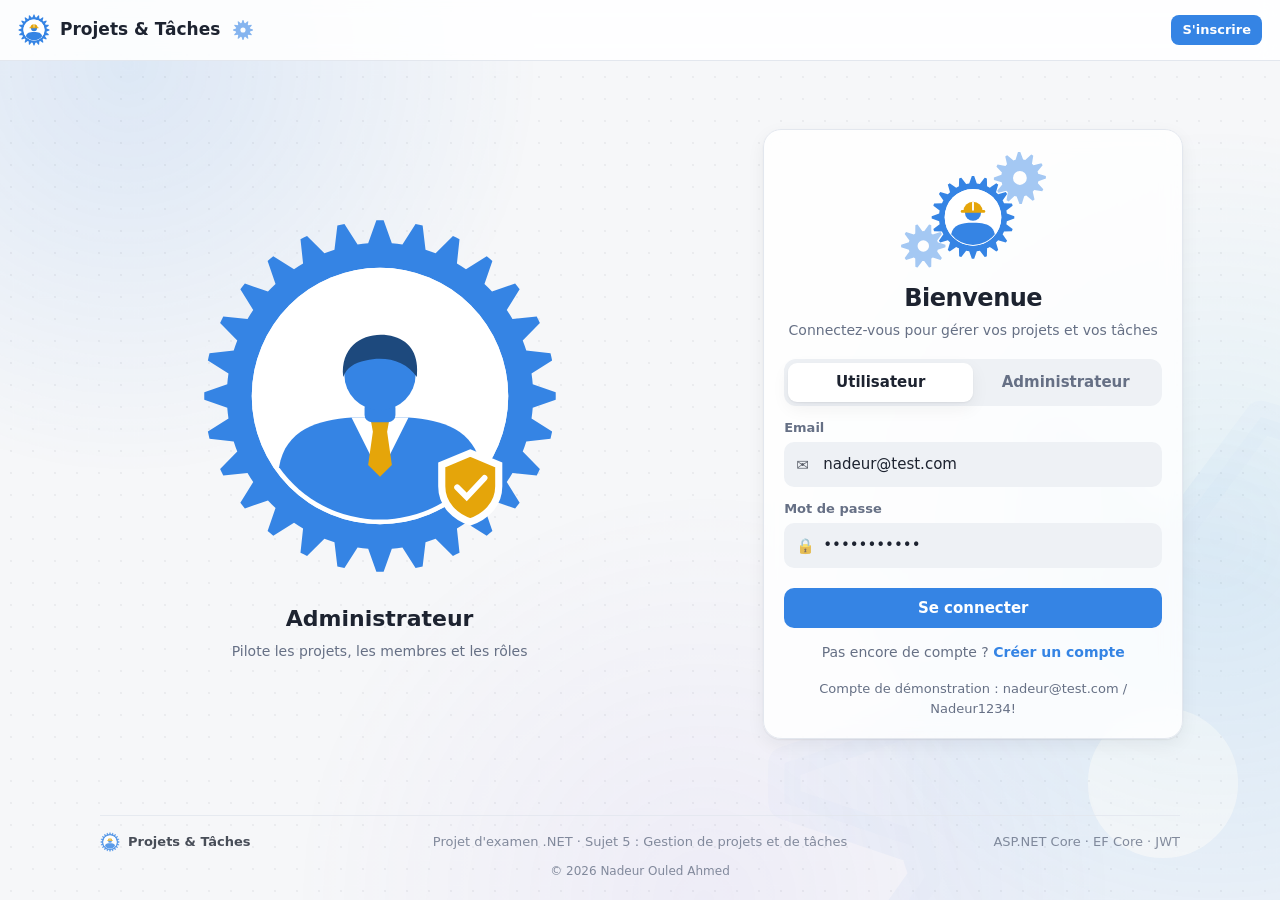
<file: wwwroot/index.html>
<!doctype html>
<html lang="fr">
<head>
  <meta charset="utf-8">
  <meta name="viewport" content="width=device-width, initial-scale=1">
  <title>Projets · Projets &amp; Tâches</title>
  <link rel="icon" href="/favicon.svg" type="image/svg+xml">
  <link rel="stylesheet" href="css/style.css?v=20261117h">
</head>
<body data-page="accueil">
  <header class="top">
    <div class="wrap">
      <a class="brand" href="index.html"><span class="logo">✓</span>Projets &amp; Tâches</a>
      <nav id="nav"></nav>
      <div class="user" id="user"></div>
    </div>
  </header>
  <main class="wrap" id="app"></main>
  <footer></footer>
  <script src="js/common.js?v=20261117h"></script>
  <script src="js/index.js?v=20261117h"></script>
</body>
</html>
</file>
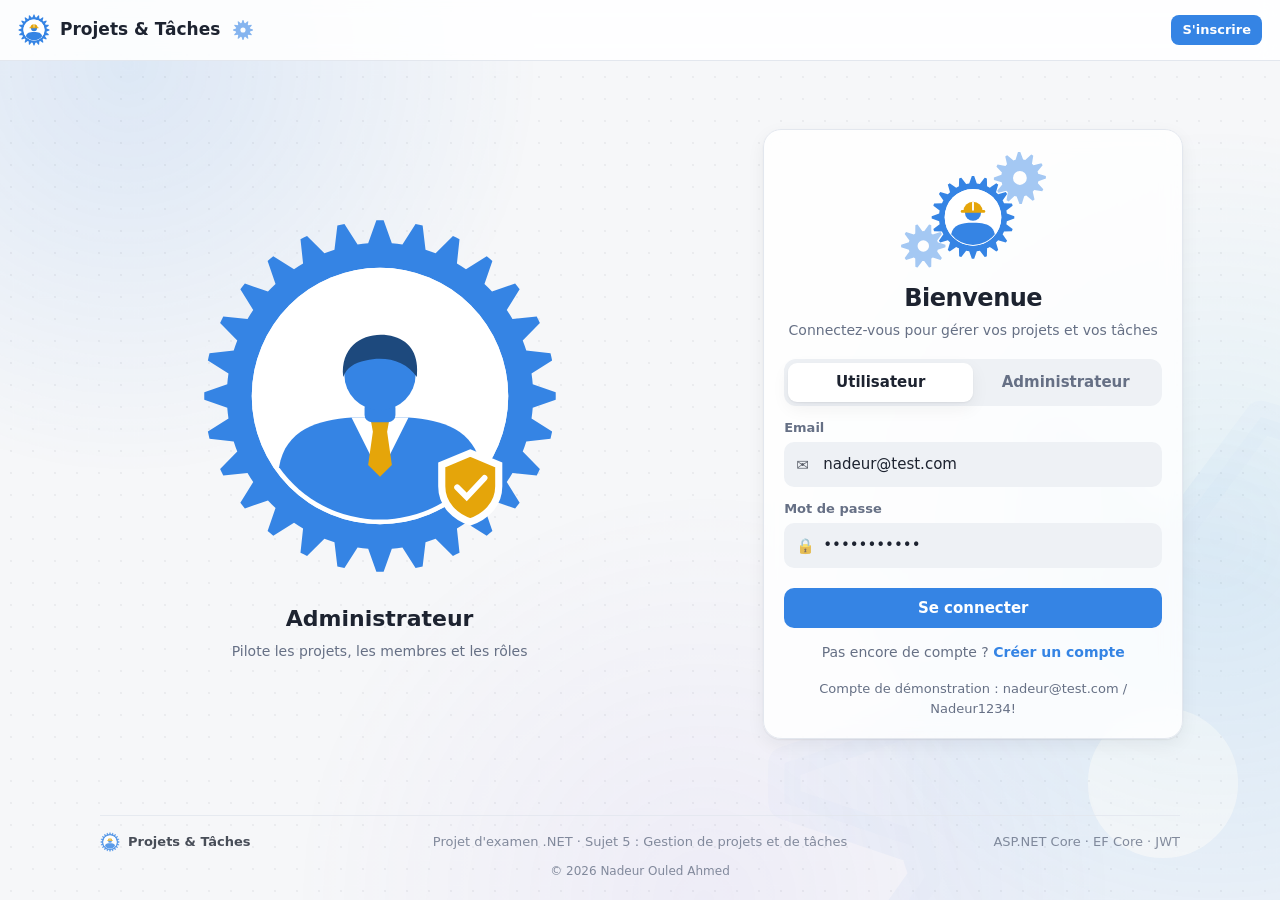
<file: wwwroot/commentaires.html>
<!doctype html>
<html lang="fr">
<head>
  <meta charset="utf-8">
  <meta name="viewport" content="width=device-width, initial-scale=1">
  <title>Commentaires · Projets &amp; Tâches</title>
  <link rel="icon" href="/favicon.svg" type="image/svg+xml">
  <link rel="stylesheet" href="css/style.css?v=20261117h">
</head>
<body data-page="commentaires">
  <header class="top">
    <div class="wrap">
      <a class="brand" href="index.html"><span class="logo">✓</span>Projets &amp; Tâches</a>
      <nav id="nav"></nav>
      <div class="user" id="user"></div>
    </div>
  </header>
  <main class="wrap" id="app"></main>
  <footer></footer>
  <script src="js/common.js?v=20261117h"></script>
  <script src="js/commentaires.js?v=20261117h"></script>
</body>
</html>
</file>
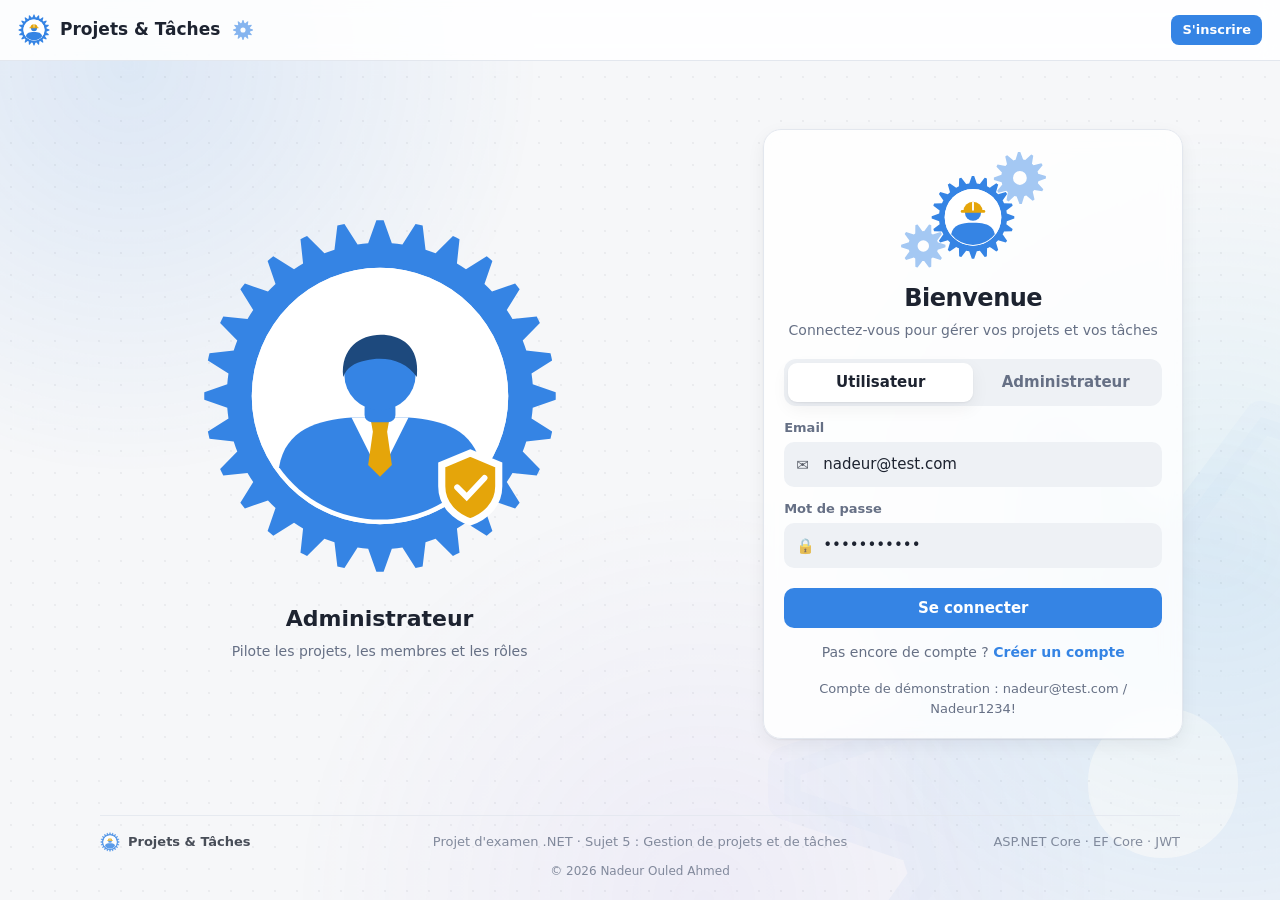
<file: wwwroot/login.html>
<!doctype html>
<html lang="fr">
<head>
  <meta charset="utf-8">
  <meta name="viewport" content="width=device-width, initial-scale=1">
  <title>Connexion · Projets &amp; Tâches</title>
  <link rel="icon" href="/favicon.svg" type="image/svg+xml">
  <link rel="stylesheet" href="css/style.css?v=20261117h">
</head>
<body data-page="login">
  <div class="loader" id="loader" aria-hidden="true">
    <div class="box">
      <span class="logo">✓</span>
      <span>Projets &amp; Tâches</span>
      <span class="spin">⚙</span>
    </div>
  </div>
  <script src="js/gears.js?v=20261117h"></script>
  <header class="top">
    <div class="wrap">
      <a class="brand" href="index.html"><span class="logo">✓</span>Projets &amp; Tâches</a>
      <nav id="nav"></nav>
      <div class="user" id="user"></div>
    </div>
  </header>
  <main class="wrap auth-main" id="app"></main>
  <footer></footer>
  <script src="js/common.js?v=20261117h"></script>
  <script src="js/login.js?v=20261117h"></script>
</body>
</html>
</file>
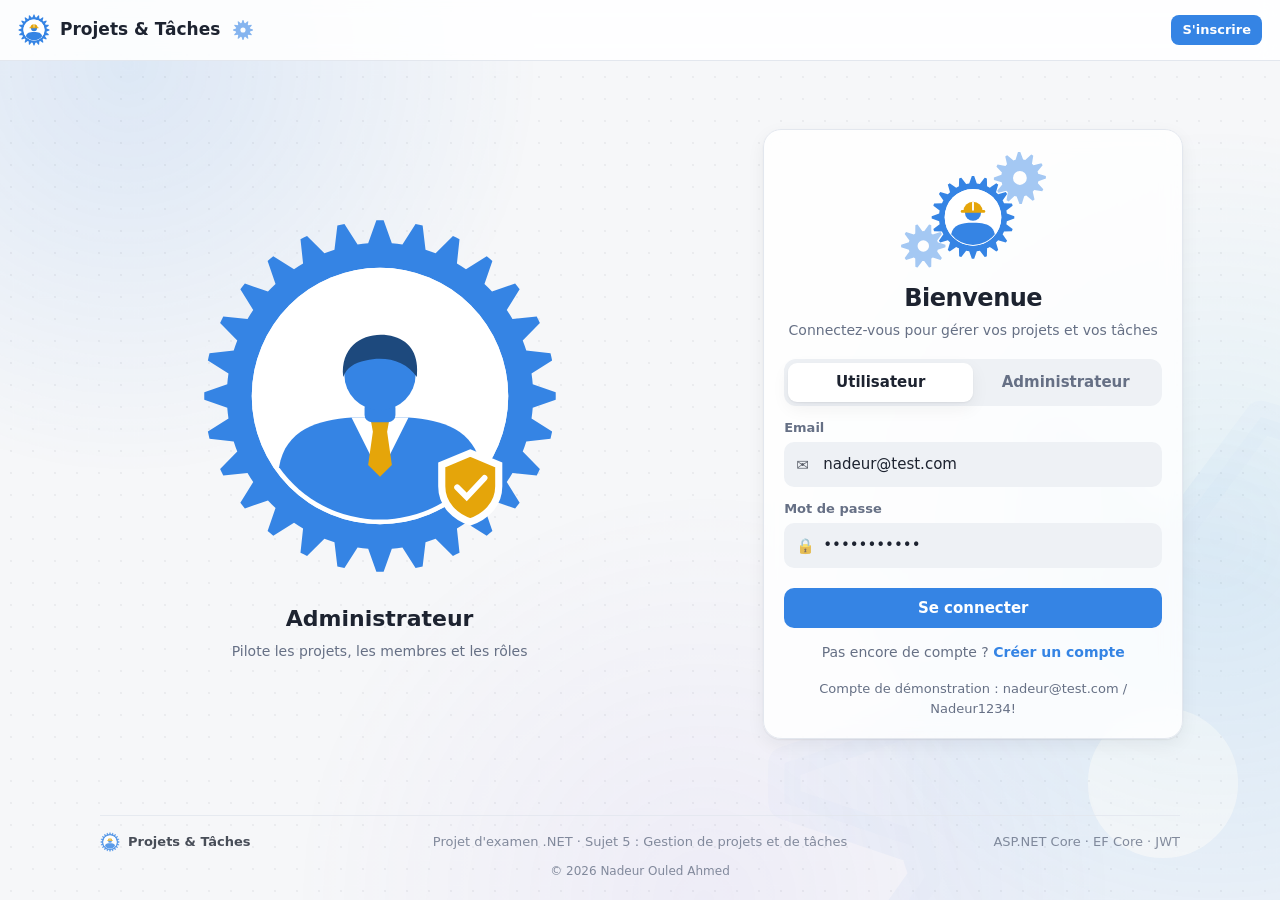
<file: wwwroot/membre.html>
<!doctype html>
<html lang="fr">
<head>
  <meta charset="utf-8">
  <meta name="viewport" content="width=device-width, initial-scale=1">
  <title>Membre · Projets &amp; Tâches</title>
  <link rel="icon" href="/favicon.svg" type="image/svg+xml">
  <link rel="stylesheet" href="css/style.css?v=20261117h">
</head>
<body data-page="membres">
  <header class="top">
    <div class="wrap">
      <a class="brand" href="index.html"><span class="logo">✓</span>Projets &amp; Tâches</a>
      <nav id="nav"></nav>
      <div class="user" id="user"></div>
    </div>
  </header>
  <main class="wrap" id="app"></main>
  <footer></footer>
  <script src="js/common.js?v=20261117h"></script>
  <script src="js/membre.js?v=20261117h"></script>
</body>
</html>
</file>
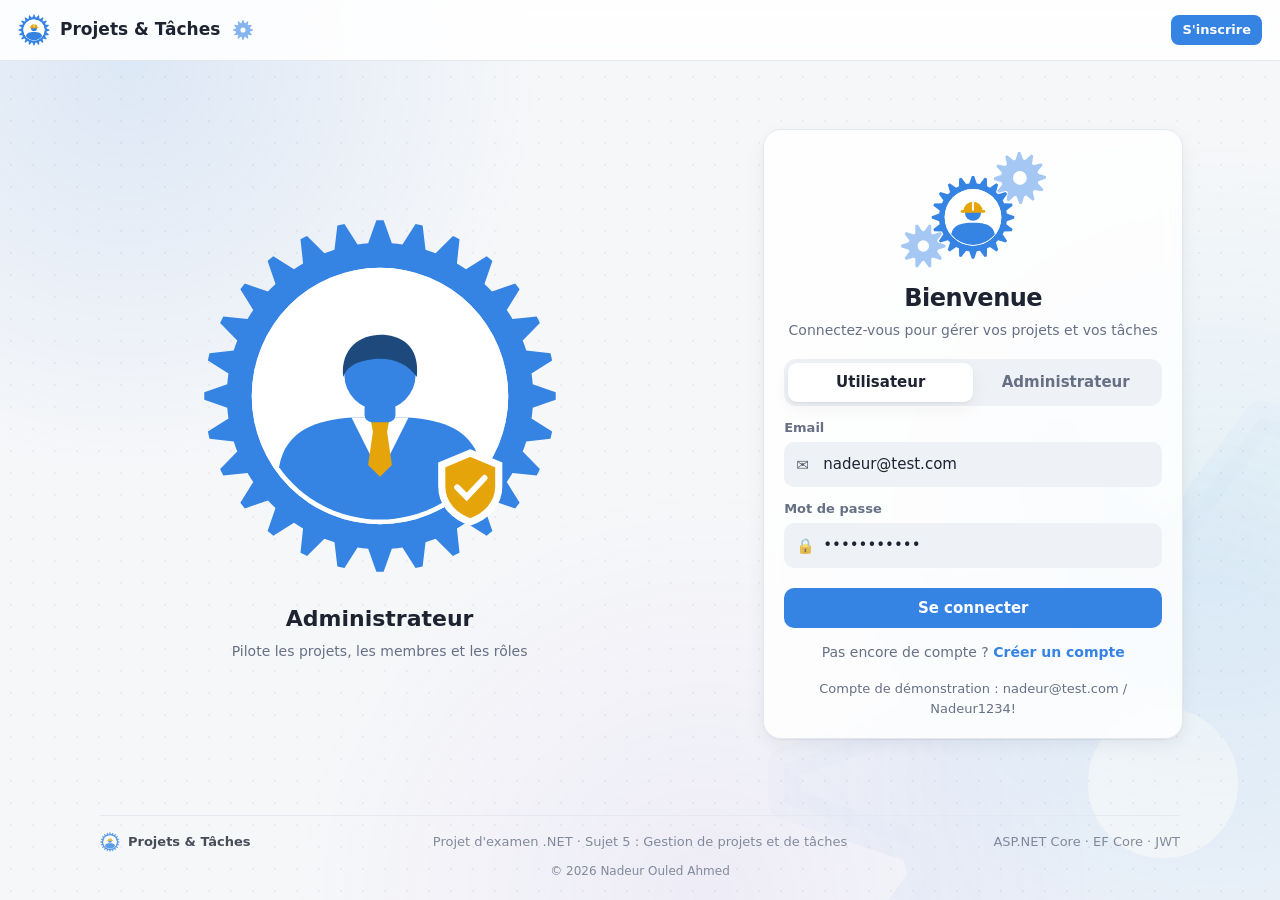
<file: wwwroot/membres.html>
<!doctype html>
<html lang="fr">
<head>
  <meta charset="utf-8">
  <meta name="viewport" content="width=device-width, initial-scale=1">
  <title>Membres · Projets &amp; Tâches</title>
  <link rel="icon" href="/favicon.svg" type="image/svg+xml">
  <link rel="stylesheet" href="css/style.css?v=20261117h">
</head>
<body data-page="membres">
  <header class="top">
    <div class="wrap">
      <a class="brand" href="index.html"><span class="logo">✓</span>Projets &amp; Tâches</a>
      <nav id="nav"></nav>
      <div class="user" id="user"></div>
    </div>
  </header>
  <main class="wrap" id="app"></main>
  <footer></footer>
  <script src="js/common.js?v=20261117h"></script>
  <script src="js/membres.js?v=20261117h"></script>
</body>
</html>
</file>
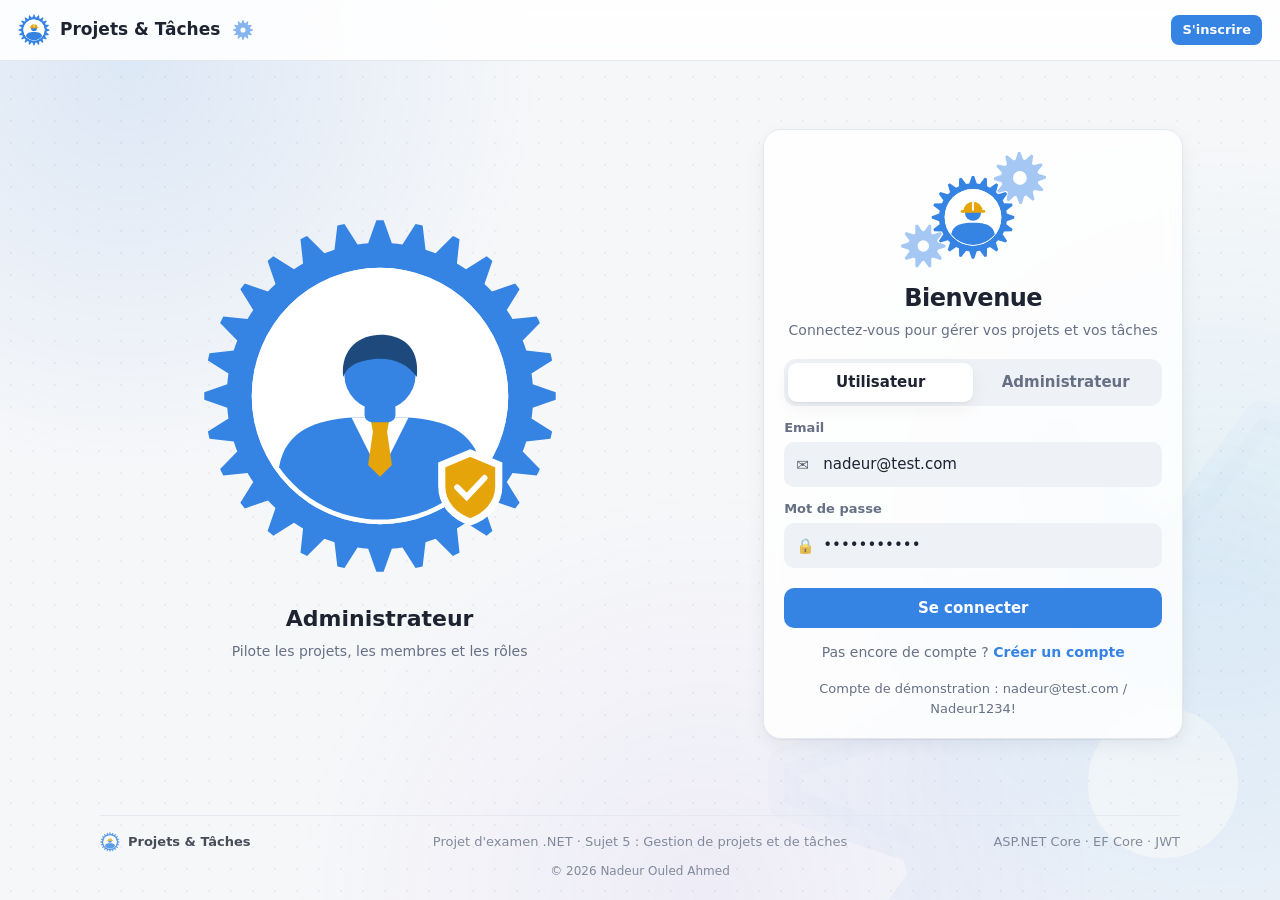
<file: wwwroot/messages.html>
<!doctype html>
<html lang="fr">
<head>
  <meta charset="utf-8">
  <meta name="viewport" content="width=device-width, initial-scale=1">
  <title>Messages · Projets &amp; Tâches</title>
  <link rel="icon" href="/favicon.svg" type="image/svg+xml">
  <link rel="stylesheet" href="css/style.css?v=20261117h">
</head>
<body data-page="messages">
  <header class="top">
    <div class="wrap">
      <a class="brand" href="index.html"><span class="logo">✓</span>Projets &amp; Tâches</a>
      <nav id="nav"></nav>
      <div class="user" id="user"></div>
    </div>
  </header>
  <main class="wrap" id="app"></main>
  <footer></footer>
  <script src="js/common.js?v=20261117h"></script>
  <script src="js/messages.js?v=20261117h"></script>
</body>
</html>
</file>
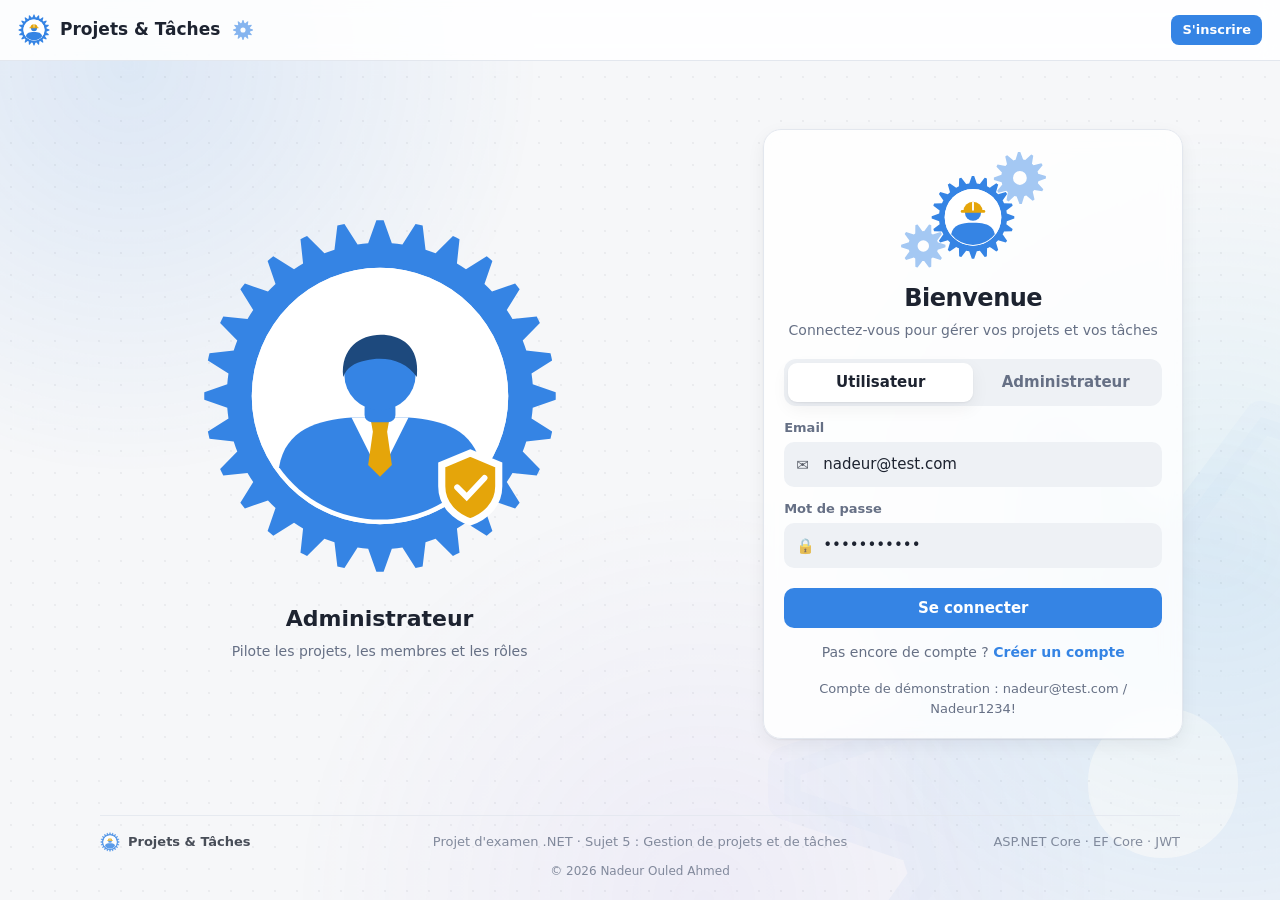
<file: wwwroot/notifications.html>
<!doctype html>
<html lang="fr">
<head>
  <meta charset="utf-8">
  <meta name="viewport" content="width=device-width, initial-scale=1">
  <title>Notifications · Projets &amp; Tâches</title>
  <link rel="icon" href="/favicon.svg" type="image/svg+xml">
  <link rel="stylesheet" href="css/style.css?v=20261117h">
</head>
<body data-page="notifications">
  <header class="top">
    <div class="wrap">
      <a class="brand" href="index.html"><span class="logo">✓</span>Projets &amp; Tâches</a>
      <nav id="nav"></nav>
      <div class="user" id="user"></div>
    </div>
  </header>
  <main class="wrap" id="app"></main>
  <footer></footer>
  <script src="js/common.js?v=20261117h"></script>
  <script src="js/notifications.js?v=20261117h"></script>
</body>
</html>
</file>
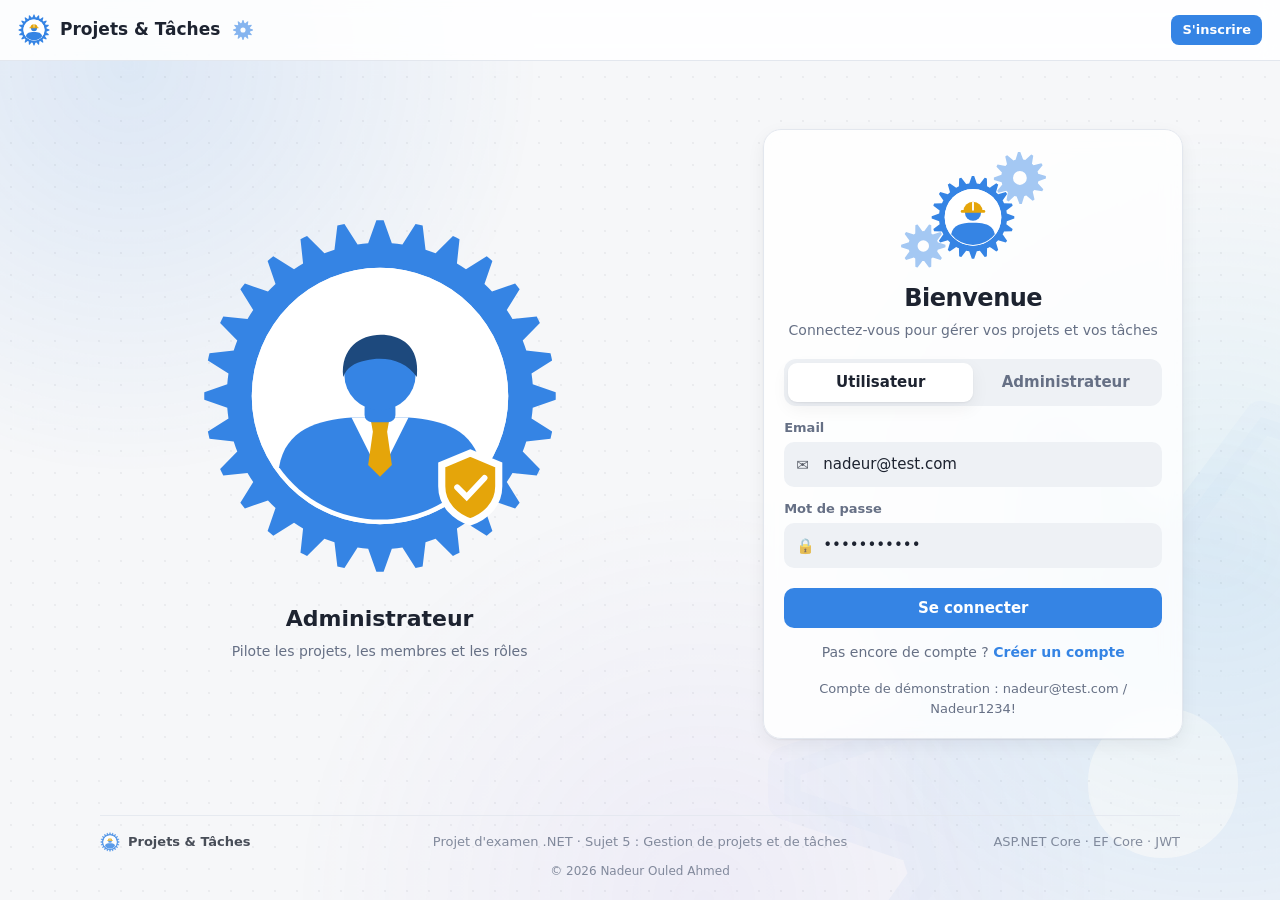
<file: wwwroot/projet.html>
<!doctype html>
<html lang="fr">
<head>
  <meta charset="utf-8">
  <meta name="viewport" content="width=device-width, initial-scale=1">
  <title>Projet · Projets &amp; Tâches</title>
  <link rel="icon" href="/favicon.svg" type="image/svg+xml">
  <link rel="stylesheet" href="css/style.css?v=20261117h">
</head>
<body data-page="projets">
  <header class="top">
    <div class="wrap">
      <a class="brand" href="index.html"><span class="logo">✓</span>Projets &amp; Tâches</a>
      <nav id="nav"></nav>
      <div class="user" id="user"></div>
    </div>
  </header>
  <main class="wrap" id="app"></main>
  <footer></footer>
  <script src="js/common.js?v=20261117h"></script>
  <script src="js/projet.js?v=20261117h"></script>
</body>
</html>
</file>
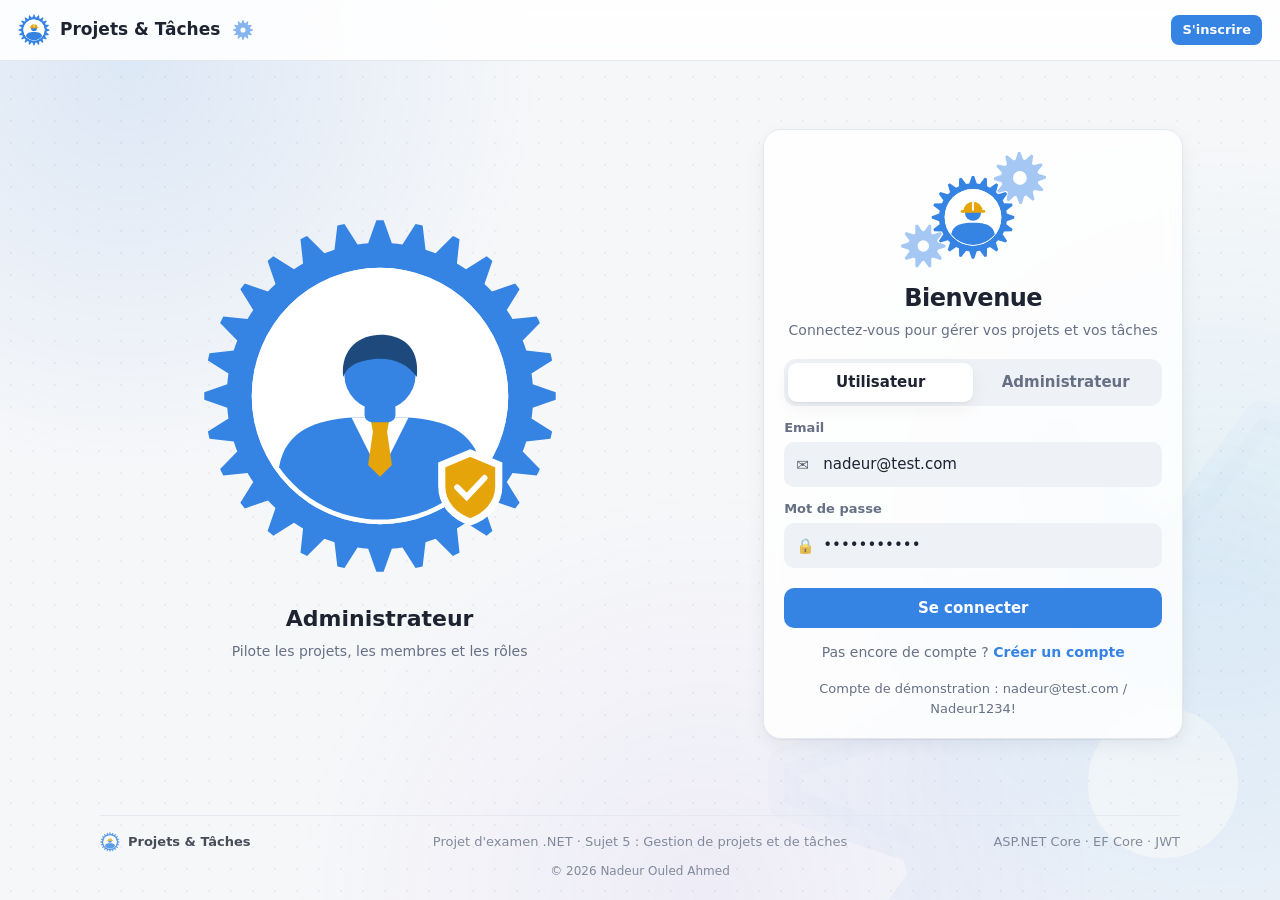
<file: wwwroot/projets.html>
<!doctype html>
<html lang="fr">
<head>
  <meta charset="utf-8">
  <meta name="viewport" content="width=device-width, initial-scale=1">
  <title>Tous les projets · Projets &amp; Tâches</title>
  <link rel="icon" href="/favicon.svg" type="image/svg+xml">
  <link rel="stylesheet" href="css/style.css?v=20261117h">
</head>
<body data-page="projets">
  <header class="top">
    <div class="wrap">
      <a class="brand" href="index.html"><span class="logo">✓</span>Projets &amp; Tâches</a>
      <nav id="nav"></nav>
      <div class="user" id="user"></div>
    </div>
  </header>
  <main class="wrap" id="app"></main>
  <footer></footer>
  <script src="js/common.js?v=20261117h"></script>
  <script src="js/projets.js?v=20261117h"></script>
</body>
</html>
</file>
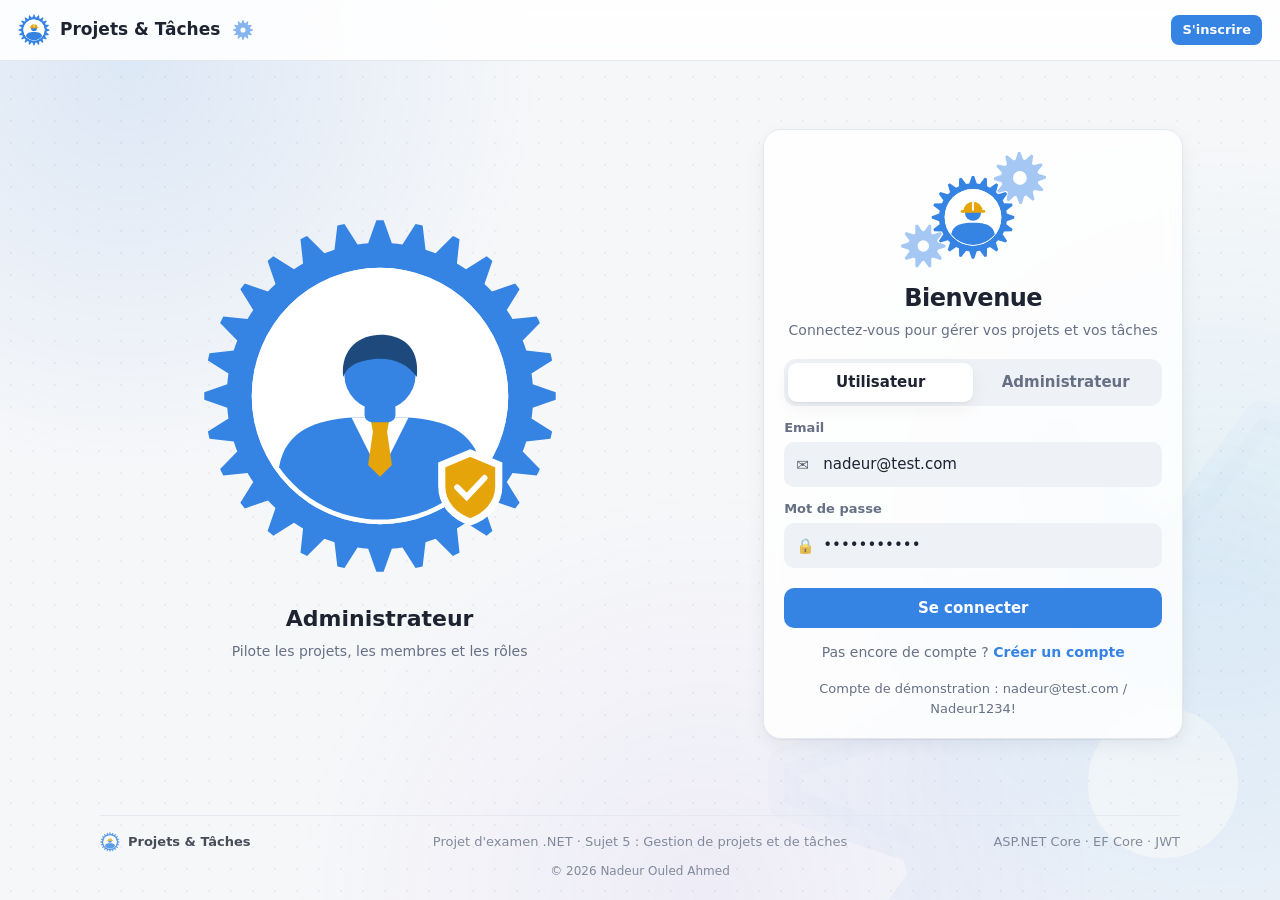
<file: wwwroot/roles.html>
<!doctype html>
<html lang="fr">
<head>
  <meta charset="utf-8">
  <meta name="viewport" content="width=device-width, initial-scale=1">
  <title>Rôles · Projets &amp; Tâches</title>
  <link rel="icon" href="/favicon.svg" type="image/svg+xml">
  <link rel="stylesheet" href="css/style.css?v=20261117h">
</head>
<body data-page="roles">
  <header class="top">
    <div class="wrap">
      <a class="brand" href="index.html"><span class="logo">✓</span>Projets &amp; Tâches</a>
      <nav id="nav"></nav>
      <div class="user" id="user"></div>
    </div>
  </header>
  <main class="wrap" id="app"></main>
  <footer></footer>
  <script src="js/common.js?v=20261117h"></script>
  <script src="js/roles.js?v=20261117h"></script>
</body>
</html>
</file>
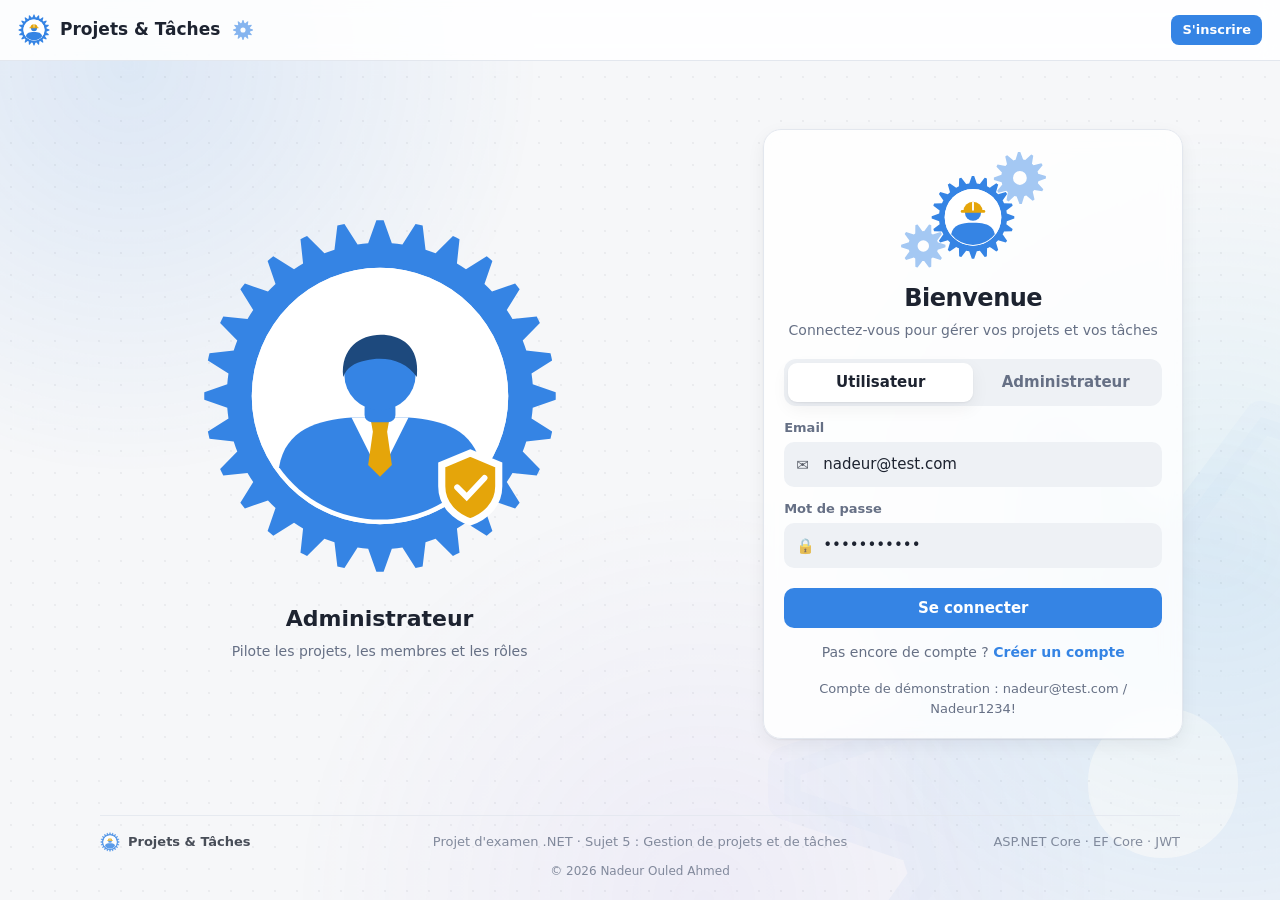
<file: wwwroot/stats.html>
<!doctype html>
<html lang="fr">
<head>
  <meta charset="utf-8">
  <meta name="viewport" content="width=device-width, initial-scale=1">
  <title>Statistiques · Projets &amp; Tâches</title>
  <link rel="icon" href="/favicon.svg" type="image/svg+xml">
  <link rel="stylesheet" href="css/style.css?v=20261117h">
</head>
<body data-page="stats">
  <header class="top">
    <div class="wrap">
      <a class="brand" href="index.html"><span class="logo">✓</span>Projets &amp; Tâches</a>
      <nav id="nav"></nav>
      <div class="user" id="user"></div>
    </div>
  </header>
  <main class="wrap" id="app"></main>
  <footer></footer>
  <script src="js/common.js?v=20261117h"></script>
  <script src="js/stats.js?v=20261117h"></script>
</body>
</html>
</file>
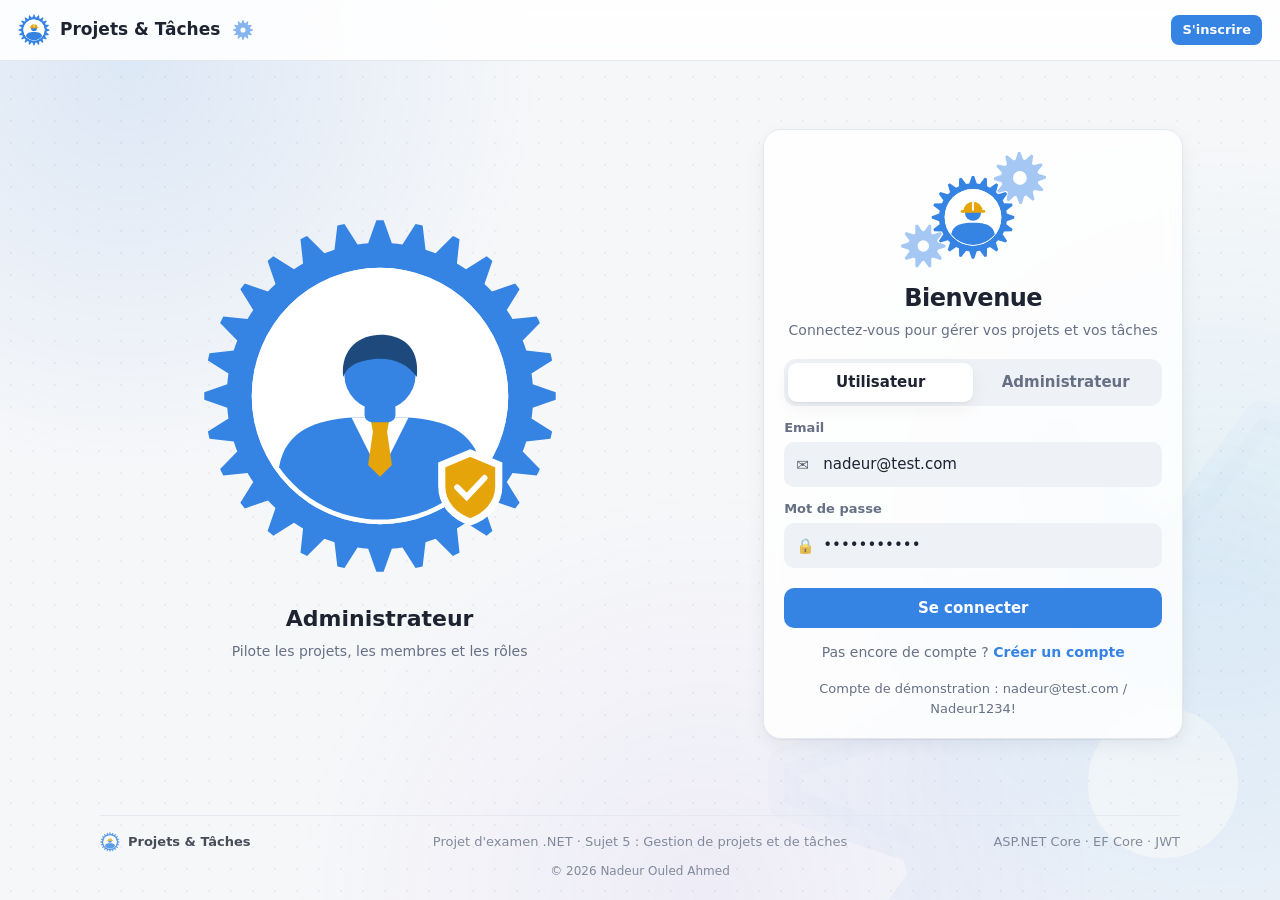
<file: wwwroot/tache.html>
<!doctype html>
<html lang="fr">
<head>
  <meta charset="utf-8">
  <meta name="viewport" content="width=device-width, initial-scale=1">
  <title>Tâche · Projets &amp; Tâches</title>
  <link rel="icon" href="/favicon.svg" type="image/svg+xml">
  <link rel="stylesheet" href="css/style.css?v=20261117h">
</head>
<body data-page="projets">
  <header class="top">
    <div class="wrap">
      <a class="brand" href="index.html"><span class="logo">✓</span>Projets &amp; Tâches</a>
      <nav id="nav"></nav>
      <div class="user" id="user"></div>
    </div>
  </header>
  <main class="wrap" id="app"></main>
  <footer></footer>
  <script src="js/common.js?v=20261117h"></script>
  <script src="js/tache.js?v=20261117h"></script>
</body>
</html>
</file>
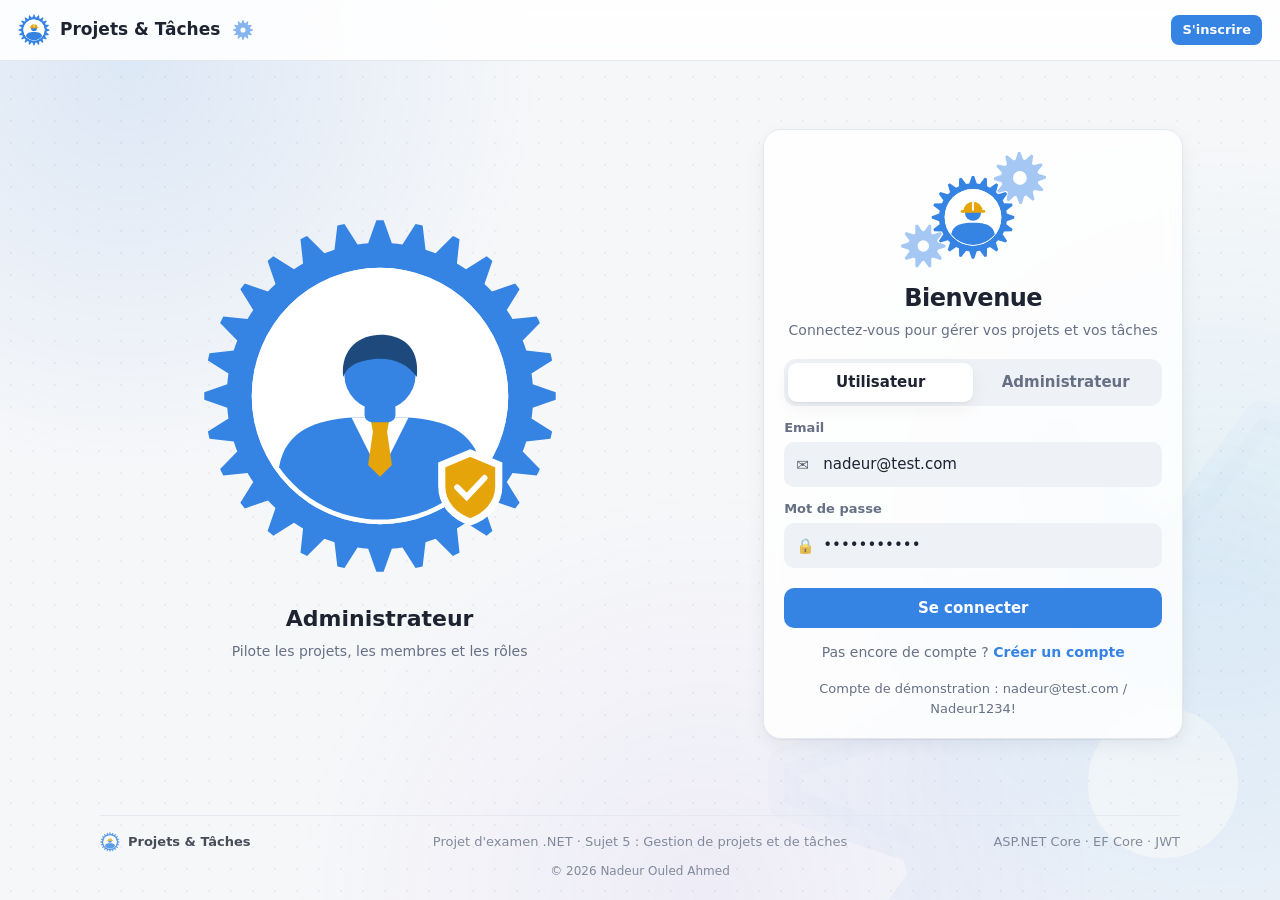
<file: wwwroot/taches.html>
<!doctype html>
<html lang="fr">
<head>
  <meta charset="utf-8">
  <meta name="viewport" content="width=device-width, initial-scale=1">
  <title>Tâches · Projets &amp; Tâches</title>
  <link rel="icon" href="/favicon.svg" type="image/svg+xml">
  <link rel="stylesheet" href="css/style.css?v=20261117h">
</head>
<body data-page="taches">
  <header class="top">
    <div class="wrap">
      <a class="brand" href="index.html"><span class="logo">✓</span>Projets &amp; Tâches</a>
      <nav id="nav"></nav>
      <div class="user" id="user"></div>
    </div>
  </header>
  <main class="wrap" id="app"></main>
  <footer></footer>
  <script src="js/common.js?v=20261117h"></script>
  <script src="js/taches.js?v=20261117h"></script>
</body>
</html>
</file>
<file: wwwroot/css/style.css>
/* ##################################################################
   style.css : feuille de style unique de toutes les pages
   L'ordre des règles compte (les dernières l'emportent à égalité) :
   les règles sont regroupées par sections sans avoir été déplacées.
   ################################################################## */

/* ==================================================================
   Variables du thème (couleurs, ombre) : mode clair puis mode sombre
   ================================================================== */
:root {
  --bg: #f6f7f9;
  --surface: #ffffff;
  --surface2: #eef1f5;
  --text: #1d2330;
  --muted: #667085;
  --line: #e3e7ee;
  --accent: #3584e4;
  --accent-ink: #ffffff;
  --ok: #2ea96b;
  --warn: #e5a50a;
  --bad: #d64545;
  --shadow: 0 1px 2px rgba(16,24,40,.06),0 6px 18px rgba(16,24,40,.06);
  /* fond animé (.fond-anime) : halos bleu, bleu-cyan et violet doux, grille de points */
  --halo-1: rgba(53,132,228,.13);
  --halo-2: rgba(80,190,230,.11);
  --halo-3: rgba(150,120,230,.08);
  --bg-grid: rgba(29,35,48,.05);
}
@media (prefers-color-scheme: dark) {
  :root {
    --halo-1: rgba(53,132,228,.14);
    --halo-2: rgba(80,190,230,.09);
    --halo-3: rgba(150,120,230,.08);
    --bg-grid: rgba(255,255,255,.04);
    --bg: #14171d;
    --surface: #1d222b;
    --surface2: #262c37;
    --text: #eef1f6;
    --muted: #9aa4b5;
    --line: #2d3441;
    --shadow: 0 1px 2px rgba(0,0,0,.4),0 8px 24px rgba(0,0,0,.35);
  }
}

/* ==================================================================
   Base : remise à zéro et typographie
   ================================================================== */
* {
  box-sizing: border-box;
}
body {
  margin: 0;
  /* couleur de base ; halos et grille sont dans la couche .fond-anime (fin de fichier) */
  background: var(--bg);
  color: var(--text);
  font: 15px/1.5 system-ui,-apple-system,"Segoe UI",Roboto,Ubuntu,Cantarell,sans-serif;
}
a {
  color: inherit;
  text-decoration: none;
}
button,
input,
select,
textarea {
  font: inherit;
  color: inherit;
}
.wrap {
  max-width: 1120px;
  margin: 0 auto;
  padding: 0 20px;
}

/* ==================================================================
   Barre du haut (logo, menu, utilisateur)
   ================================================================== */
header.top {
  position: sticky;
  top: 0;
  z-index: 20;
  background: color-mix(in srgb,var(--surface) 88%,transparent);
  backdrop-filter: blur(10px);
  border-bottom: 1px solid var(--line);
}
.top .wrap {
  display: flex;
  align-items: center;
  gap: 20px;
  height: 60px;
}
.brand {
  display: flex;
  align-items: center;
  gap: 10px;
  font-weight: 700;
  font-size: 17px;
}
.logo {
  width: 30px;
  height: 30px;
  border-radius: 9px;
  background: linear-gradient(135deg,#62a0ea,#1c71d8);
  display: grid;
  place-items: center;
  color: #fff;
  font-size: 16px;
}
nav {
  display: flex;
  gap: 4px;
  flex: 1;
}
nav a {
  padding: 7px 13px;
  border-radius: 999px;
  color: var(--muted);
  font-weight: 600;
}
nav a:hover {
  background: var(--surface2);
  color: var(--text);
}
nav a.on {
  background: color-mix(in srgb,var(--accent) 14%,transparent);
  color: var(--accent);
}
.user {
  display: flex;
  align-items: center;
  gap: 10px;
  font-size: 13px;
  color: var(--muted);
}
.badge {
  padding: 2px 9px;
  border-radius: 999px;
  background: var(--surface2);
  font-weight: 600;
  font-size: 12px;
}
.badge.admin {
  background: color-mix(in srgb,var(--warn) 22%,transparent);
  color: var(--warn);
}

/* ==================================================================
   Boutons
   ================================================================== */
.btn {
  border: 0;
  border-radius: 10px;
  padding: 9px 16px;
  font-weight: 600;
  cursor: pointer;
  background: var(--surface2);
  transition: .15s;
}
.btn:hover {
  filter: brightness(.96);
}
.btn.primary {
  background: var(--accent);
  color: var(--accent-ink);
}
.btn.danger {
  background: color-mix(in srgb,var(--bad) 14%,transparent);
  color: var(--bad);
}
.btn.small {
  padding: 5px 11px;
  font-size: 13px;
  border-radius: 8px;
}
.btn:disabled {
  opacity: .5;
  cursor: default;
}

/* ==================================================================
   Bandeau d'accueil (hero) et barre de recherche
   ================================================================== */
.hero {
  padding: 44px 0 26px;
  text-align: center;
}
.hero h1 {
  margin: 0 0 8px;
  font-size: clamp(26px,4vw,38px);
  letter-spacing: -.02em;
}
.hero p {
  margin: 0 auto 22px;
  color: var(--muted);
  max-width: 560px;
}
.search {
  max-width: 520px;
  margin: 0 auto;
  display: flex;
  align-items: center;
  gap: 10px;
  background: var(--surface);
  border: 1px solid var(--line);
  border-radius: 999px;
  padding: 4px 6px 4px 18px;
  box-shadow: var(--shadow);
}
.search input {
  flex: 1;
  border: 0;
  outline: 0;
  background: transparent;
  padding: 10px 0;
}

/* ==================================================================
   Titres de section
   ================================================================== */
.sec {
  display: flex;
  align-items: center;
  justify-content: space-between;
  margin: 30px 0 14px;
}
.sec h2 {
  margin: 0;
  font-size: 20px;
}
.sec .actions {
  display: flex;
  gap: 8px;
  align-items: center;
  flex-wrap: wrap;
}

/* ==================================================================
   Grille de cartes et icônes
   ================================================================== */
.grid {
  display: grid;
  grid-template-columns: repeat(auto-fill,minmax(250px,1fr));
  gap: 16px;
}
.card {
  background: var(--surface);
  border: 1px solid var(--line);
  border-radius: 16px;
  padding: 18px;
  box-shadow: var(--shadow);
  display: flex;
  flex-direction: column;
  gap: 12px;
  transition: transform .15s,border-color .15s;
}
a.card:hover,
.card.click:hover {
  transform: translateY(-3px);
  border-color: color-mix(in srgb,var(--accent) 55%,var(--line));
}
.card .head {
  display: flex;
  gap: 14px;
  align-items: center;
}
.icon {
  width: 56px;
  height: 56px;
  border-radius: 15px;
  display: grid;
  place-items: center;
  color: #fff;
  font-weight: 700;
  font-size: 20px;
  flex: none;
  text-shadow: 0 1px 2px rgba(0,0,0,.25);
}
.icon.big {
  width: 92px;
  height: 92px;
  border-radius: 24px;
  font-size: 34px;
}
.card h3 {
  margin: 0;
  font-size: 16px;
  line-height: 1.25;
}
.card .sub {
  color: var(--muted);
  font-size: 13px;
}
.card .desc {
  color: var(--muted);
  font-size: 14px;
  display: -webkit-box;
  -webkit-line-clamp: 2;
  line-clamp: 2;
  -webkit-box-orient: vertical;
  overflow: hidden;
  min-height: 42px;
}
.meta {
  display: flex;
  justify-content: space-between;
  align-items: center;
  font-size: 12px;
  color: var(--muted);
}

/* ==================================================================
   Barre d'avancement
   ================================================================== */
.bar {
  height: 7px;
  border-radius: 99px;
  background: var(--surface2);
  overflow: hidden;
}
.bar > i {
  display: block;
  height: 100%;
  background: linear-gradient(90deg,#62a0ea,var(--accent));
  border-radius: 99px;
  width: 0;
  transition: width .6s;
}
.bar.done > i {
  background: linear-gradient(90deg,#57e389,var(--ok));
}

/* ==================================================================
   Badges de statut et filtres (chips)
   ================================================================== */
.st {
  display: inline-block;
  padding: 2px 10px;
  border-radius: 999px;
  font-size: 12px;
  font-weight: 700;
}
.st.AFaire {
  background: color-mix(in srgb,var(--muted) 18%,transparent);
  color: var(--muted);
}
.st.EnCours {
  background: color-mix(in srgb,var(--accent) 18%,transparent);
  color: var(--accent);
}
.st.Terminee {
  background: color-mix(in srgb,var(--ok) 20%,transparent);
  color: var(--ok);
}

/* filtres de statut (page projet) */
.chips {
  display: flex;
  gap: 8px;
  flex-wrap: wrap;
}
.chip {
  border: 1px solid var(--line);
  background: var(--surface);
  padding: 6px 14px;
  border-radius: 999px;
  cursor: pointer;
  font-weight: 600;
  color: var(--muted);
}
.chip.on {
  background: var(--accent);
  border-color: var(--accent);
  color: #fff;
}

/* ==================================================================
   Pages de détail (projet, tâche, membre)
   ================================================================== */
.detail-head {
  display: flex;
  gap: 24px;
  align-items: center;
  padding: 34px 0 8px;
  flex-wrap: wrap;
}
.detail-head h1 {
  margin: 0 0 4px;
  font-size: 30px;
  letter-spacing: -.02em;
}
.detail-head p {
  margin: 0;
  color: var(--muted);
}
.crumb {
  color: var(--muted);
  font-size: 13px;
  margin-top: 22px;
}
.crumb a:hover {
  color: var(--accent);
}
.panel {
  background: var(--surface);
  border: 1px solid var(--line);
  border-radius: 16px;
  padding: 20px;
  box-shadow: var(--shadow);
}
.two {
  display: grid;
  grid-template-columns: 2fr 1fr;
  gap: 16px;
}

/* adaptation petits écrans : une colonne, menu compact */
@media (max-width: 800px) {
  .two {
    grid-template-columns: 1fr;
  }
  nav a {
    padding: 6px 9px;
  }
  .user .mail {
    display: none;
  }
}

/* ligne d'éléments alignés et commentaires (page tâche) */
.row {
  display: flex;
  gap: 10px;
  align-items: center;
  flex-wrap: wrap;
}
.com {
  padding: 12px 0;
  border-bottom: 1px solid var(--line);
}
.com:last-child {
  border: 0;
}
.com small {
  color: var(--muted);
}

/* ==================================================================
   Pagination
   ================================================================== */
.pager {
  display: flex;
  gap: 10px;
  align-items: center;
  justify-content: center;
  margin: 24px 0;
}

/* ==================================================================
   Formulaires et fenêtre modale
   ================================================================== */
label {
  display: block;
  font-size: 13px;
  font-weight: 600;
  color: var(--muted);
  margin: 12px 0 5px;
}
input,
select,
textarea {
  width: 100%;
  background: var(--surface2);
  border: 1px solid transparent;
  border-radius: 10px;
  padding: 10px 12px;
  outline: 0;
}
input:focus,
select:focus,
textarea:focus {
  border-color: var(--accent);
}
.modal {
  position: fixed;
  inset: 0;
  background: rgba(10,14,22,.5);
  display: grid;
  place-items: center;
  z-index: 50;
  padding: 16px;
}
.modal .box {
  background: var(--surface);
  border-radius: 18px;
  padding: 24px;
  width: min(440px,100%);
  box-shadow: 0 20px 60px rgba(0,0,0,.35);
}
.modal h3 {
  margin: 0 0 4px;
}
.modal .foot {
  display: flex;
  justify-content: flex-end;
  gap: 8px;
  margin-top: 20px;
}

/* carte de connexion : onglets Connexion / Inscription */
.auth {
  max-width: 420px;
  margin: 50px auto;
}
.tabs {
  display: flex;
  background: var(--surface2);
  border-radius: 12px;
  padding: 4px;
  margin-bottom: 6px;
}
.tabs button {
  flex: 1;
  border: 0;
  background: transparent;
  padding: 8px;
  border-radius: 9px;
  font-weight: 600;
  cursor: pointer;
  color: var(--muted);
}
.tabs button.on {
  background: var(--surface);
  color: var(--text);
  box-shadow: var(--shadow);
}

/* ==================================================================
   Messages : liste vide, notification (toast), chargement
   ================================================================== */
.empty {
  text-align: center;
  color: var(--muted);
  padding: 44px 10px;
}
.empty .big {
  font-size: 42px;
}
.toast {
  position: fixed;
  bottom: 22px;
  left: 50%;
  transform: translateX(-50%);
  background: #1d2330;
  color: #fff;
  padding: 11px 20px;
  border-radius: 12px;
  z-index: 90;
  box-shadow: 0 8px 30px rgba(0,0,0,.35);
  max-width: 90vw;
}
.toast.err {
  background: var(--bad);
}
.skeleton {
  height: 150px;
  border-radius: 16px;
  background: linear-gradient(90deg,var(--surface2),var(--surface),var(--surface2));
  background-size: 200% 100%;
  animation: sh 1.2s infinite;
}
@keyframes sh {
  to {
    background-position: -200% 0;
  }
}

/* ==================================================================
   Pied de page
   ================================================================== */
footer {
  color: var(--muted);
  text-align: center;
  font-size: 13px;
  padding: 40px 0;
}

/* ==================================================================
   Accueil membre : deux colonnes + carreaux de 4 lignes
   ================================================================== */
.duo {
  display: grid;
  grid-template-columns: minmax(0,1fr) 1px minmax(0,1fr);
  gap: 28px;
  align-items: stretch;
}
.vsep {
  background: var(--line);
}
.tile {
  background: var(--surface);
  border: 1px solid var(--line);
  border-radius: 18px;
  box-shadow: var(--shadow);
  overflow: hidden;
  margin-bottom: 14px;
}
.line {
  display: flex;
  align-items: center;
  gap: 12px;
  padding: 10px 14px;
  border-top: 1px solid var(--line);
  transition: background .15s;
}
.line:first-child {
  border-top: 0;
}
.line:hover {
  background: var(--surface2);
}
.line .icon {
  width: 44px;
  height: 44px;
  border-radius: 12px;
  font-size: 16px;
}
.line .txt {
  flex: 1;
  min-width: 0;
}
.line b,
.line .sub {
  display: block;
  white-space: nowrap;
  overflow: hidden;
  text-overflow: ellipsis;
}
.line .sub {
  color: var(--muted);
  font-size: 13px;
}
.line .bar {
  height: 4px;
  margin: 4px 0 2px;
}
.line .end {
  flex: none;
  font-size: 13px;
  font-weight: 700;
  color: var(--muted);
}
.line .st {
  flex: none;
}
.col .search {
  max-width: none;
  margin: 0 0 14px;
}

/* ==================================================================
   Accueil admin : trois colonnes + filtres
   ================================================================== */
.trio {
  display: grid;
  grid-template-columns: minmax(0,1fr) 1px minmax(0,1fr) 1px minmax(0,1fr);
  gap: 24px;
  align-items: stretch;
}
.trio .sec {
  min-height: 40px;
}
.trio .search {
  margin-bottom: 8px;
}
.frow {
  display: flex;
  gap: 8px;
  margin-bottom: 14px;
}
.fsel {
  display: flex;
  align-items: center;
  gap: 6px;
  flex: 1;
  min-width: 0;
  margin: 0;
  font-size: 12px;
}
.frow select,
.frow input {
  height: 34px;
  padding: 0 10px;
  font-size: 13px;
  min-width: 0;
}
.frow > input {
  flex: 1;
}
@media (max-width: 1000px) {
  .trio {
    grid-template-columns: 1fr;
    gap: 0;
  }
  .trio .vsep {
    height: 1px;
    margin: 20px 0 0;
  }
}

/* ==================================================================
   Pages Membres et Rôles : une rangée par projet / par rôle
   ================================================================== */
.prow {
  display: grid;
  grid-template-columns: 240px 1px minmax(0,1fr);
  gap: 24px;
  align-items: start;
  padding: 22px 0;
}
.prow + .prow {
  border-top: 1px solid var(--line);
}
.prow .vsep {
  align-self: stretch;
}
.pside {
  display: flex;
  flex-direction: column;
  align-items: flex-start;
  gap: 6px;
  min-width: 0;
}
.pside b {
  font-size: 16px;
}
.pside .sub {
  color: var(--muted);
  font-size: 13px;
}
.pside .bar {
  align-self: stretch;
  margin-top: 4px;
}
.plink {
  color: var(--accent);
  font-weight: 600;
  font-size: 13px;
}
.plink:hover {
  text-decoration: underline;
}
.pmain .tile:last-child {
  margin-bottom: 0;
}

/* badge « Vous » et boutons dans une ligne */
.badge.vous {
  margin-left: 8px;
  background: color-mix(in srgb,var(--accent) 16%,transparent);
  color: var(--accent);
}
.line .btn {
  flex: none;
}
@media (max-width: 800px) {
  .prow {
    grid-template-columns: 1fr;
    gap: 14px;
  }
  .prow .vsep {
    height: 1px;
  }
}

/* ==================================================================
   Page Rôles : deux recherches côte à côte
   ================================================================== */
.searches {
  display: grid;
  grid-template-columns: 1fr 1fr;
  gap: 12px;
}
.searches .search {
  margin-bottom: 6px;
}
@media (max-width: 600px) {
  .searches {
    grid-template-columns: 1fr;
    gap: 0;
  }
}

/* accueil membre sur écran moyen : une colonne (s'applique aussi à tous les .vsep) */
@media (max-width: 900px) {
  .duo {
    grid-template-columns: 1fr;
    gap: 0;
  }
  .vsep {
    height: 1px;
    margin: 20px 0 0;
  }
}

/* attribut hidden toujours respecté */
[hidden] {
  display: none !important;
}

/* ==================================================================
   Page de connexion
   ================================================================== */

/* écran d'entrée (loader), retiré par gears.js */
.loader {
  position: fixed;
  inset: 0;
  z-index: 100;
  display: grid;
  place-items: center;
  background: var(--bg);
  transition: opacity .3s;
  animation: loaderSecours 0s 2s forwards;
}
.loader.out {
  opacity: 0;
}
.loader .box {
  display: flex;
  flex-direction: column;
  align-items: center;
  gap: 12px;
  font-weight: 700;
  font-size: 18px;
}
.loader .logo {
  width: 56px;
  height: 56px;
  border-radius: 16px;
  font-size: 28px;
}
.loader .spin {
  display: inline-block;
  font-size: 30px;
  line-height: 1;
  color: var(--muted);
  animation: spin 1s linear infinite;
}
@keyframes spin {
  to {
    transform: rotate(360deg);
  }
}
@keyframes loaderSecours {
  to {
    opacity: 0;
    visibility: hidden;
  }
}

/* fond animé d'engrenages (canvas créé par gears.js) */
.gears {
  position: fixed;
  inset: 0;
  width: 100%;
  height: 100%;
  z-index: -1;
  pointer-events: none;
  opacity: .45;
}

/* carte de connexion et champs du formulaire */
.auth-card {
  background: color-mix(in srgb,var(--surface) 82%,transparent);
  -webkit-backdrop-filter: blur(10px);
  backdrop-filter: blur(10px);
  border-radius: 18px;
}
.auth-card.appear {
  animation: cardIn .5s ease both;
}
html.with-loader .auth-card.appear {
  animation-delay: .9s;
}
@keyframes cardIn {
  from {
    opacity: 0;
    transform: translateY(16px);
  }
}
.auth-head {
  text-align: center;
  margin-bottom: 18px;
}
.auth-head .logo {
  width: 48px;
  height: 48px;
  border-radius: 14px;
  font-size: 24px;
  margin: 0 auto 10px;
}
.auth-head h1 {
  margin: 0 0 4px;
  font-size: 24px;
  letter-spacing: -.02em;
}
.auth-head p {
  margin: 0;
  color: var(--muted);
  font-size: 14px;
}
.field {
  position: relative;
}
.field > span {
  position: absolute;
  left: 12px;
  top: 50%;
  transform: translateY(-50%);
  font-size: 15px;
  opacity: .7;
  pointer-events: none;
}
.field input {
  padding-left: 38px;
}
.ferr {
  color: var(--bad);
  font-size: 13px;
  margin: 12px 0 0;
}
.ferr:empty {
  display: none;
}
.switch {
  text-align: center;
  font-size: 14px;
  color: var(--muted);
  margin: 14px 0 0;
}
.linkbtn {
  border: 0;
  background: none;
  padding: 0;
  color: var(--accent);
  font-weight: 600;
  cursor: pointer;
}
.linkbtn:hover {
  text-decoration: underline;
}

/* deux zones : animation à gauche (58 %), carte à droite (42 %) ; mêmes seuils que gears.js */
.auth-main {
  max-width: none;
  display: grid;
  grid-template-columns: 58% 42%;
  align-items: center;
  min-height: calc(100vh - 60px);
}
.auth-main .auth-card {
  grid-column: 2;
  justify-self: end;
  width: 100%;
  margin: 32px clamp(16px,6vw,96px) 32px 0;
}
@media (max-width: 899px) {
  .auth-main {
    grid-template-columns: 45% 55%;
  }
}
@media (max-width: 639px) {
  .auth-main {
    display: block;
    min-height: 0;
    padding: 140px 16px 0;
  }
  .auth-main .auth-card {
    max-width: none;
    margin: 16px 0;
  }
}
@media (prefers-reduced-motion: reduce) {
  .loader {
    display: none;
  }
  .auth-card.appear {
    animation: none;
  }
}

/* ==================================================================
   Logo engrenage + membre casqué (SVG généré par gearLogo() dans common.js)
   ================================================================== */
.gear-logo {
  width: 32px;
  height: 32px;
  flex: none;
}
.gl-ring {
  fill: var(--accent);
}
.gl-petit {
  fill: color-mix(in srgb,var(--accent) 45%,var(--surface));
}
.gl-fond {
  fill: var(--surface);
}
.gl-corps {
  fill: var(--accent);
}
.gl-casque {
  fill: var(--warn);
}
.gl-arete {
  stroke: var(--surface);
  stroke-width: 2.5;
  stroke-linecap: round;
}

/* ensemble animé de la page de connexion : entrée douce (fondu + léger zoom) */
.gear-anim {
  display: block;
  width: 150px;
  height: auto;
  margin: 0 auto 10px;
  overflow: visible;
  animation: gearIn .6s ease-out both;
}
@keyframes gearIn {
  from {
    opacity: 0;
    transform: scale(.85);
  }
}

/* rotation : chaque engrenage tourne autour de son propre centre (origine locale),
   durée --d proportionnelle au nombre de dents, sens opposés entre voisins */
.gl-spin,
.gl-boost {
  transform-origin: 0 0;
  animation: gearCw var(--d) linear infinite;
}
.gl-spin.ccw,
.gl-boost.ccw {
  animation-name: gearCcw;
}
/* couche d'accélération (+50 %) : à l'arrêt, elle tourne seulement au survol ;
   toutes les couches s'arrêtent et repartent ensemble, l'engrènement reste juste */
.gl-boost {
  animation-play-state: paused;
}
.gear-anim:hover .gl-boost {
  animation-play-state: running;
}
@keyframes gearCw {
  to {
    transform: rotate(360deg);
  }
}
@keyframes gearCcw {
  to {
    transform: rotate(-360deg);
  }
}
@media (prefers-reduced-motion: reduce) {
  .gear-anim,
  .gl-spin,
  .gl-boost {
    animation: none;
  }
}

/* grand engrenage Admin de la page de connexion (zone de gauche, dessiné par login.js) */
.admin-hero {
  grid-column: 1;
  grid-row: 1;
  justify-self: center;
  display: flex;
  flex-direction: column;
  align-items: center;
  gap: 6px;
  text-align: center;
  animation: gearIn .6s ease-out both;
}
.admin-hero b {
  font-size: 22px;
  margin-top: 10px;
}
.admin-hero span {
  color: var(--muted);
  font-size: 14px;
}
.admin-gear {
  width: min(380px,36vw);
  height: auto;
  overflow: visible;
}
.admin-gear:hover .gl-boost {
  animation-play-state: running;
}
.gl-cheveux {
  fill: color-mix(in srgb,var(--accent) 55%,#000);
}
.gl-ecusson {
  fill: var(--warn);
  stroke: var(--surface);
  stroke-width: 3;
}
@media (max-width: 639px) {
  .auth-main {
    padding-top: 24px;
  }
  .admin-gear {
    width: 150px;
  }
}
@media (prefers-reduced-motion: reduce) {
  .admin-hero {
    animation: none;
  }
}

/* liste déroulante filtrable (champ « Membre » de la page Rôles) :
   positionnée sous le champ, sans décaler le reste du panneau */
.combo {
  position: relative;
}
.combo-list {
  position: absolute;
  left: 0;
  right: 0;
  top: calc(100% + 4px);
  z-index: 30;
  margin: 0;
  padding: 4px;
  list-style: none;
  background: var(--surface);
  border: 1px solid var(--line);
  border-radius: 10px;
  box-shadow: var(--shadow);
  max-height: 222px;
  overflow-y: auto;
}
.combo-list li {
  padding: 8px 12px;
  border-radius: 8px;
  cursor: pointer;
  white-space: nowrap;
  overflow: hidden;
  text-overflow: ellipsis;
}
.combo-list li:hover,
.combo-list li.on {
  background: var(--surface2);
}
.combo-list li.vide {
  color: var(--muted);
  cursor: default;
}
.combo-list li.vide:hover {
  background: none;
}

/* ==================================================================
   Sections « bloc descriptif à gauche + liste à droite » (pages Rôles et Membres)
   .side-row = la section (avec .prow), .side-block = le bloc de gauche (avec .pside)
   ================================================================== */
/* liste courte : bloc centré verticalement face à sa liste */
.side-row .side-block {
  align-self: center;
}
/* liste plus haute que l'écran (classe .is-long posée par ajusterSections() dans common.js) :
   bloc en haut de sa section, puis collé sous la barre du haut pendant le défilement ;
   sticky dans une grille = il ne sort jamais de sa propre section */
.side-row.is-long .side-block {
  align-self: start;
  position: sticky;
  top: 76px;       /* barre du haut (60 px) + marge */
}
/* pas d'espace en trop sous la dernière section */
.side-row:last-child {
  padding-bottom: 0;
}
/* écran étroit : bloc au-dessus de la liste, centré, sans sticky */
@media (max-width: 800px) {
  .side-row .side-block,
  .side-row.is-long .side-block {
    position: static;
    align-items: center;
    text-align: center;
  }
  /* ni trait entre le bloc et sa liste, ni espace pour une liste vide */
  .side-row .vsep,
  .side-row .pmain:empty {
    display: none;
  }
}

/* ==================================================================
   Pied de page commun (rempli par renderFooter() dans common.js)
   ================================================================== */
/* page en colonne : le pied reste en bas quand le contenu est court */
body {
  min-height: 100vh;
  display: flex;
  flex-direction: column;
}
/* en colonne flex, les marges auto rétréciraient le contenu : on garde toute la largeur */
body > main {
  width: 100%;
}
footer.foot {
  margin-top: auto;
  padding: 32px 0 20px;
  text-align: left;
}
/* trait fin en haut, exactement de la largeur du contenu */
.foot-row {
  border-top: 1px solid var(--line);
  padding-top: 16px;
  display: grid;
  grid-template-columns: 1fr auto 1fr;
  align-items: center;
  gap: 12px;
}
.foot-brand {
  display: flex;
  align-items: center;
  gap: 8px;
  font-weight: 600;
  color: var(--text);
}
.foot-brand .gear-logo {
  width: 20px;
  height: 20px;
}
.foot-tech {
  text-align: right;
}
.foot-copy {
  margin-top: 10px;
  text-align: center;
  font-size: 12px;
}
/* mobile : les trois zones l'une sous l'autre, centrées */
@media (max-width: 700px) {
  .foot-row {
    grid-template-columns: 1fr;
    justify-items: center;
    text-align: center;
    gap: 6px;
  }
  .foot-tech {
    text-align: center;
  }
}
/* connexion : la zone principale prend la place disponible, le pied reste discret en bas */
body[data-page="login"] .auth-main {
  min-height: 0;
  flex: 1;
}
body[data-page="login"] footer.foot {
  padding-top: 8px;
  opacity: .8;
}

/* ==================================================================
   Page Tâche : titulaire + petit engrenage dont la vitesse suit le statut
   ================================================================== */
.titulaire {
  display: inline-flex;
  align-items: center;
  gap: 6px;
  margin-left: 10px;
  vertical-align: middle;
  color: var(--muted);
  font-size: 14px;
}
.titulaire b {
  color: var(--text);
}
.gear-mini {
  width: 22px;
  height: 22px;
  flex: none;
  fill: var(--accent);
}
.gear--afaire {
  animation: gearCw 12s linear infinite;
}
.gear--encours {
  animation: gearCw 2.5s linear infinite;
}
.gear--terminee {
  fill: color-mix(in srgb,var(--ok) 75%,var(--surface));
}
@media (prefers-reduced-motion: reduce) {
  .gear-mini {
    animation: none;
  }
}

/* ==================================================================
   Page Tâches : membre affecté sur une carte (pastille à initiale + nom)
   ================================================================== */
.tache-membre {
  display: inline-flex;
  align-items: center;
  gap: 6px;
  min-width: 0;
}
.mini-av {
  width: 20px;
  height: 20px;
  border-radius: 50%;
  display: inline-grid;
  place-items: center;
  flex: none;
  color: #fff;
  font-size: 11px;
  font-weight: 700;
}

/* ==================================================================
   Membre avec avatar (renderMembre() dans common.js) : même .icon, en petit
   ================================================================== */
.membre {
  display: flex;
  align-items: center;
  gap: 10px;
  min-width: 0;
  margin: 4px 0 6px;
}
.membre .icon {
  width: 36px;
  height: 36px;
  border-radius: 11px;
  font-size: 14px;
}
.membre b {
  overflow-wrap: anywhere;
}
.membre .sub {
  color: var(--muted);
}
.membre .badge {
  display: inline-block;
  margin-top: 3px;
}
/* nom / avatar cliquable vers le profil d'un membre (memberLink() dans common.js) */
.profil-lien {
  color: inherit;
  cursor: pointer;
}
.profil-lien:hover {
  text-decoration: underline;
}
/* page profil d'un collègue : la fiche seule, centrée */
.detail-head.profil-seul,
.profil-seul .detail-head {
  justify-content: center;
  margin-top: 24px;
}
/* page profil : en-tête en une colonne centrée (avatar, nom, email, rôles, chiffres) */
.detail-head.profil-tete {
  flex-direction: column;
  align-items: center;
  text-align: center;
  gap: 14px;
  padding-top: 20px;
}
.profil-tete .icon.big {
  width: 84px;
  height: 84px;
  border-radius: 22px;
  font-size: 32px;
}
.profil-tete .row {
  justify-content: center;
}
/* profil réduit (collègue sans projet en commun) : pas de marge en plus */
.profil-seul .detail-head.profil-tete {
  margin-top: 0;
}
/* page profil : puces de chiffres sous le nom */
.profil-puces {
  margin-top: 10px;
  flex-wrap: wrap;
}
/* page profil : cartes de synthèse empilées à droite */
.profil-cote {
  display: flex;
  flex-direction: column;
  gap: 16px;
  min-width: 0;
}
/* lignes cliquables des cartes « Projets » et « Derniers commentaires » */
.profil-projet,
.profil-com {
  display: block;
  padding: 8px 0;
  border-top: 1px solid var(--line);
}
.profil-projet:first-child,
.profil-com:first-child {
  border-top: 0;
}
.profil-projet .bar {
  margin-top: 6px;
}
.profil-com .sub {
  color: var(--muted);
  font-size: 13px;
}
.profil-projet:hover b,
.profil-com:hover b {
  color: var(--accent);
}
/* personne d'assigné : pastille grise neutre */
.icon.vide {
  background: var(--surface2);
  color: var(--muted);
  text-shadow: none;
}

/* ==================================================================
   Page Statistiques (stats.js) : cartes chiffres, barres, anneau, histogramme
   ================================================================== */
.kpis {
  display: grid;
  grid-template-columns: repeat(auto-fit,minmax(150px,1fr));
  gap: 16px;
  margin-bottom: 16px;
}
.kpi {
  display: flex;
  flex-direction: column;
  gap: 2px;
}
.kpi b {
  font-size: 28px;
  color: var(--accent);
}
.kpi span {
  color: var(--muted);
  font-size: 13px;
}
.stats-grille {
  display: grid;
  grid-template-columns: repeat(2,minmax(0,1fr));
  gap: 16px;
}
.stat-large {
  grid-column: 1 / -1;
}
@media (max-width: 800px) {
  .stats-grille {
    grid-template-columns: 1fr;
  }
}
.stat-vide {
  color: var(--muted);
  font-size: 14px;
  margin: 4px 0;
}
/* barres horizontales (largeur en %), segments empilés */
.stat-ligne {
  margin: 8px 0 12px;
}
.stat-nom {
  color: var(--text);
  overflow-wrap: anywhere;
}
.stat-bar {
  display: flex;
  height: 10px;
  margin-top: 4px;
  background: var(--surface2);
  border-radius: 99px;
  overflow: hidden;
}
.stat-bar i {
  display: block;
  height: 100%;
  transform-origin: left;
  animation: barreIn .6s ease-out both;
}
@keyframes barreIn {
  from {
    transform: scaleX(0);
  }
}
a:hover .stat-nom {
  color: var(--accent);
}
/* anneau + légende */
.donut {
  display: flex;
  align-items: center;
  gap: 20px;
  flex-wrap: wrap;
}
.donut svg {
  width: 160px;
  height: 160px;
  flex: none;
}
.donut-total {
  font-size: 22px;
  font-weight: 700;
  fill: var(--text);
}
.donut-sous {
  font-size: 10px;
  fill: var(--muted);
}
.legende div {
  display: flex;
  align-items: center;
  gap: 8px;
  margin: 6px 0;
}
.legende i {
  width: 12px;
  height: 12px;
  border-radius: 3px;
}
.legende span {
  color: var(--muted);
  font-size: 13px;
}
/* histogramme vertical des commentaires */
.histo {
  display: grid;
  grid-template-columns: repeat(14,1fr);
  align-items: end;
  gap: 4px;
  height: 170px;
}
.histo div {
  display: flex;
  flex-direction: column;
  align-items: center;
  justify-content: flex-end;
  height: 100%;
}
.histo i {
  display: block;
  width: 100%;
  min-height: 2px;
  background: var(--accent);
  border-radius: 4px 4px 0 0;
  transform-origin: bottom;
  animation: histoIn .6s ease-out both;
}
@keyframes histoIn {
  from {
    transform: scaleY(0);
  }
}
.histo-val,
.histo-jour {
  font-size: 11px;
  color: var(--muted);
}
/* points d'attention : trois listes côte à côte (une colonne sur mobile) */
#gAttention {
  display: grid;
  grid-template-columns: repeat(auto-fit,minmax(220px,1fr));
  gap: 16px;
}
.attention h4 {
  margin: 0 0 6px;
  font-size: 14px;
}
.attention a {
  display: block;
  margin: 4px 0;
}
@media (prefers-reduced-motion: reduce) {
  .stat-bar i,
  .histo i {
    animation: none;
  }
}

/* ==================================================================
   Page Tâche : panneau « Tâche » / « Gestion », statut et membre agrandis et centrés
   ================================================================== */
.panel-tache {
  display: flex;
  flex-direction: column;
}
/* zone centrale : remplit la carte (même hauteur que « Commentaires ») et centre son contenu */
.pt-centre {
  flex: 1;
  display: flex;
  flex-direction: column;
  align-items: center;
  justify-content: center;
  gap: 18px;
  text-align: center;
  padding: 10px 0;
}
.pt-bloc {
  display: flex;
  flex-direction: column;
  align-items: center;
  gap: 10px;
  width: 100%;
}
.panel-tache .pt-label {
  margin: 0;
  color: var(--muted);
  font-size: 12px;
  font-weight: 600;
  text-transform: uppercase;
  letter-spacing: .04em;
}
.pt-sep {
  width: 60%;
  border: 0;
  border-top: 1px solid var(--line);
  margin: 0;
}
/* statut : badge plus grand + engrenage plus grand (même vitesse selon le statut) */
.pt-statut {
  display: flex;
  align-items: center;
  gap: 12px;
}
.pt-statut .st {
  font-size: 1.15rem;
  padding: 6px 16px;
}
.pt-statut .gear-mini {
  width: 40px;
  height: 40px;
}
/* membre affecté : avatar, nom et rôle agrandis (renderMembre) */
.panel-tache .membre {
  justify-content: center;
  margin: 0;
  gap: 14px;
  text-align: left;
}
.panel-tache .membre .icon {
  width: 60px;
  height: 60px;
  border-radius: 16px;
  font-size: 22px;
}
.panel-tache .membre b {
  font-size: 1.25rem;
}
.panel-tache .membre .sub {
  font-size: 1.1rem;
}
/* listes déroulantes et bouton : centrés, largeur raisonnable */
.panel-tache select,
.pt-save {
  width: 100%;
  max-width: 280px;
}

/* ==================================================================
   Fond commun à toutes les pages : couche fixe derrière le contenu
   (élément .fond-anime ajouté une fois par common.js) : trois grands halos doux
   qui dérivent très lentement, puis une grille de points immobile par-dessus.
   Animation uniquement en transform ; couleurs dans --bg, --halo-1/2/3, --bg-grid.
   ================================================================== */
.fond-anime {
  position: fixed;
  inset: 0;
  z-index: -1;
  overflow: hidden;
  pointer-events: none;
}
/* grille de points, immobile, au-dessus des halos */
.fond-anime::after {
  content: "";
  position: absolute;
  inset: 0;
  background-image: radial-gradient(var(--bg-grid) 1px, transparent 1.5px);
  background-size: 22px 22px;
}
/* halo = grand disque au dégradé radial (doux sans filtre de flou) */
.fond-anime .halo {
  position: absolute;
  width: 70vmax;
  height: 70vmax;
  border-radius: 50%;
  will-change: transform;
  animation: haloDerive 32s ease-in-out infinite alternate;
}
.fond-anime .halo-a {
  top: -30vmax;
  left: -25vmax;
  background: radial-gradient(circle, var(--halo-1), transparent 65%);
}
.fond-anime .halo-b {
  top: 10vh;
  right: -30vmax;
  background: radial-gradient(circle, var(--halo-2), transparent 65%);
  animation-duration: 38s;
  animation-direction: alternate-reverse;
}
.fond-anime .halo-c {
  bottom: -35vmax;
  left: 20vw;
  background: radial-gradient(circle, var(--halo-3), transparent 65%);
  animation-duration: 27s;
}
@keyframes haloDerive {
  from {
    transform: translate(0,0) scale(1);
  }
  to {
    transform: translate(6vw,4vh) scale(1.12);
  }
}
@media (prefers-reduced-motion: reduce) {
  .fond-anime .halo {
    animation: none;
  }
}

/* ==================================================================
   Barre du haut : bloc utilisateur (avatar, email, pastilles de rôles) puis Déconnexion
   ================================================================== */
.user {
  gap: 20px;   /* espace entre le bloc utilisateur et « Déconnexion » */
}
.user-bloc {
  display: flex;
  align-items: center;
  gap: 10px;
  min-width: 0;
}
.user-bloc .icon {
  width: 32px;
  height: 32px;
  border-radius: 9px;
  font-size: 13px;
}
.user-txt {
  display: flex;
  flex-direction: column;
  gap: 3px;
  line-height: 1.2;
}
.user-txt .mail {
  color: var(--text);
  font-size: 13px;
}
.user-roles {
  display: flex;
  align-items: center;
  gap: 4px;
  flex-wrap: wrap;
}
/* pastilles de rôles : fond doux, texte foncé de la même teinte (lisible en clair et en sombre) */
.role-pill {
  display: inline-block;
  line-height: 1.5;
  padding: 0 8px;
  border-radius: 999px;
  font-size: 11.5px;
  font-weight: 700;
  white-space: nowrap;
}
.role-pill.admin {
  background: color-mix(in srgb,var(--warn) 22%,transparent);
  color: color-mix(in srgb,var(--warn) 60%,var(--text));
}
.role-pill.membre {
  background: color-mix(in srgb,var(--accent) 16%,transparent);
  color: color-mix(in srgb,var(--accent) 65%,var(--text));
}
.role-pill.metier {
  background: rgba(150,120,230,.16);
  color: color-mix(in srgb,#7c5cd6 70%,var(--text));
}
/* ==================================================================
   Barre du haut élargie (seule la barre : le contenu des pages garde sa largeur),
   liens sur UNE ligne sans défilement ; ce qui ne tient pas passe dans « Plus ▾ »,
   et sous 700 px tous les liens passent dans « Menu » (voir ajusterNav() dans common.js)
   ================================================================== */
.top .wrap {
  max-width: 1600px;
  padding: 0 28px;
}
.user {
  flex: none;
  margin-left: auto;   /* cloche + utilisateur + Déconnexion poussés à droite */
}
.top nav {
  flex: 1;
  min-width: 0;
  overflow: hidden;    /* aucun défilement : le surplus part dans « Plus » */
  flex-wrap: nowrap;
  align-items: center;
}
.top nav a {
  flex: none;
  white-space: nowrap;
}
/* moins de place : espacements réduits avant de replier des liens */
@media (max-width: 1280px) {
  .top .wrap {
    gap: 12px;
    padding: 0 18px;
  }
  .top nav a {
    padding: 7px 9px;
  }
}
/* menu « Plus ▾ » / « Menu » : même style que le panneau de la cloche */
.nav-plus {
  flex: none;
}
.nav-plus-btn {
  display: inline-flex;
  align-items: center;
  gap: 6px;
  padding: 7px 11px;
  border: 0;
  border-radius: 999px;
  background: none;
  color: var(--muted);
  font: inherit;
  font-weight: 600;
  cursor: pointer;
  white-space: nowrap;
}
.nav-plus-btn:hover,
.nav-plus-btn[aria-expanded="true"],
.nav-plus-btn.on {
  background: color-mix(in srgb,var(--accent) 14%,transparent);
  color: var(--accent);
}
.nav-plus-btn svg {
  width: 18px;
  height: 18px;
  fill: currentColor;
}
.nav-menu {
  position: fixed;     /* hors de la barre (qui coupe ce qui dépasse) */
  z-index: 40;
  min-width: 200px;
  padding: 8px;
  display: flex;
  flex-direction: column;
  gap: 2px;
  background: var(--surface);
  border: 1px solid var(--line);
  border-radius: 14px;
  box-shadow: var(--shadow);
}
.nav-menu[hidden] {
  display: none;
}
.nav-menu a {
  padding: 8px 12px;
}
/* écran étroit : seulement l'avatar (email et rôles visibles au survol via title) */
@media (max-width: 800px) {
  .user-txt {
    display: none;
  }
  .user {
    gap: 10px;
  }
}
@media (max-width: 699px) {
  .top .wrap {
    gap: 8px;
    padding: 0 12px;
  }
  .brand {
    font-size: 15px;
  }
}
/* petit engrenage décoratif à côté du logo (vitesse pilotée par common.js) */
.nav-gear {
  flex: none;
  width: 22px;
  height: 22px;
  fill: color-mix(in srgb,var(--accent) 60%,transparent);
  pointer-events: none;
}

/* ==================================================================
   Équilibre des colonnes : la dernière carte d'une pile s'étire pour finir
   à la même hauteur que la colonne voisine (pas de vide sous la pile)
   ================================================================== */
.profil-cote > .panel:last-child {
  flex: 1;
}

/* ==================================================================
   Messagerie (messages.js) : badge du menu, liste des conversations, bulles
   ================================================================== */
.nav-badge {
  display: inline-grid;
  place-items: center;
  min-width: 18px;
  height: 18px;
  padding: 0 5px;
  margin-left: 4px;
  border-radius: 999px;
  background: var(--bad);
  color: #fff;
  font-size: 11px;
  font-weight: 700;
  line-height: 1;
}
.nav-badge[hidden] {
  display: none;
}
.msg-page {
  display: grid;
  grid-template-columns: minmax(260px,340px) minmax(0,1fr);
  gap: 16px;
  align-items: stretch;
}
.msg-liste #nouveau {
  margin-bottom: 10px;
}
.conv {
  display: flex;
  align-items: center;
  gap: 10px;
  width: 100%;
  padding: 8px;
  border: 0;
  border-radius: 12px;
  background: none;
  color: inherit;
  font: inherit;
  text-align: left;
  cursor: pointer;
}
.conv:hover,
.conv.on {
  background: var(--surface2);
}
.conv .icon {
  width: 40px;
  height: 40px;
  border-radius: 12px;
  font-size: 15px;
}
.conv-txt {
  flex: 1;
  min-width: 0;
  display: flex;
  flex-direction: column;
  gap: 2px;
}
.conv-txt .sub {
  color: var(--muted);
  font-size: 13px;
  white-space: nowrap;
  overflow: hidden;
  text-overflow: ellipsis;
}
.msg-discussion {
  display: flex;
  flex-direction: column;
  min-height: 480px;
}
.disc-tete {
  display: flex;
  align-items: center;
  gap: 10px;
  padding-bottom: 10px;
  border-bottom: 1px solid var(--line);
}
.disc-tete .icon {
  width: 36px;
  height: 36px;
  border-radius: 10px;
  font-size: 14px;
}
.disc-tete .retour {
  display: none;
}
.bulles {
  flex: 1;
  max-height: 60vh;
  overflow-y: auto;
  display: flex;
  flex-direction: column;
  gap: 8px;
  padding: 12px 2px;
}
.plus-ancien {
  align-self: center;
}
.bulle {
  max-width: 75%;
  padding: 8px 12px;
  border-radius: 14px;
}
.bulle.moi {
  align-self: flex-end;
  background: var(--accent);
  color: var(--accent-ink);
  border-bottom-right-radius: 4px;
}
.bulle.autre {
  align-self: flex-start;
  background: var(--surface2);
  border-bottom-left-radius: 4px;
}
.bulle-txt {
  white-space: pre-wrap;
  overflow-wrap: anywhere;
}
.bulle-date {
  margin-top: 4px;
  font-size: 11px;
  opacity: .75;
}
/* « Supprimer » discret, visible au survol de ses propres bulles */
.bulle-suppr {
  border: 0;
  padding: 0;
  background: none;
  color: inherit;
  font: inherit;
  text-decoration: underline;
  cursor: pointer;
  opacity: 0;
}
.bulle:hover .bulle-suppr,
.bulle-suppr:focus {
  opacity: 1;
}
.saisie {
  border-top: 1px solid var(--line);
  padding-top: 10px;
}
.saisie textarea {
  resize: vertical;
}
.saisie-pied {
  display: flex;
  justify-content: space-between;
  align-items: center;
  margin-top: 8px;
}
/* mobile : une colonne, la liste puis la discussion (bouton retour) */
@media (max-width: 800px) {
  .msg-page {
    grid-template-columns: 1fr;
  }
  .msg-page .msg-discussion {
    display: none;
  }
  .msg-page.voir-discussion .msg-liste {
    display: none;
  }
  .msg-page.voir-discussion .msg-discussion {
    display: flex;
  }
  .disc-tete .retour {
    display: inline-flex;
  }
  .bulle {
    max-width: 90%;
  }
}

/* Page Tâche : auteur fixe d'un commentaire (membre non admin) — avatar comme dans les commentaires */
.auteur-puce {
  display: inline-flex;
  align-items: center;
  gap: 8px;
  color: var(--muted);
  font-size: 14px;
}
.auteur-puce .icon {
  width: 28px;
  height: 28px;
  border-radius: 8px;
  font-size: 12px;
}
.auteur-puce b {
  color: var(--text);
}

/* ==================================================================
   Notifications : cloche de la barre, panneau déroulant, page notifications.html
   ================================================================== */
.cloche-zone {
  position: relative;
}
.cloche {
  position: relative;
  display: grid;
  place-items: center;
  width: 36px;
  height: 36px;
  border: 0;
  border-radius: 10px;
  background: none;
  color: var(--muted);
  cursor: pointer;
}
.cloche:hover,
.cloche[aria-expanded="true"] {
  background: var(--surface2);
  color: var(--text);
}
.cloche svg {
  width: 20px;
  height: 20px;
  fill: currentColor;
}
.cloche .nav-badge {
  position: absolute;
  top: 1px;
  right: 0;
  margin: 0;
}
.notif-panel {
  position: absolute;
  top: calc(100% + 8px);
  right: 0;
  z-index: 40;
  width: min(360px,calc(100vw - 32px));
  max-height: 70vh;
  overflow-y: auto;
  padding: 10px;
  background: var(--surface);
  border: 1px solid var(--line);
  border-radius: 14px;
  box-shadow: var(--shadow);
  color: var(--text);
}
.notif-tete,
.notif-pied {
  display: flex;
  justify-content: space-between;
  align-items: center;
  padding: 4px 6px 8px;
}
.notif-pied {
  justify-content: center;
  padding: 10px 6px 4px;
  border-top: 1px solid var(--line);
  margin-top: 6px;
}
.notif {
  display: flex;
  align-items: flex-start;
  gap: 10px;
  padding: 8px 6px;
  border-radius: 10px;
  cursor: pointer;
  flex: 1;
  min-width: 0;
}
.notif:hover,
.notif:focus {
  background: var(--surface2);
  outline: none;
}
.notif-ico {
  display: grid;
  place-items: center;
  flex: none;
  width: 32px;
  height: 32px;
  border-radius: 10px;
}
.notif-ico svg {
  width: 17px;
  height: 17px;
  fill: currentColor;
}
.notif-ico.msg {
  background: color-mix(in srgb,var(--accent) 16%,transparent);
  color: var(--accent);
}
.notif-ico.tache {
  background: color-mix(in srgb,var(--ok) 18%,transparent);
  color: var(--ok);
}
.notif-txt {
  flex: 1;
  min-width: 0;
  display: flex;
  flex-direction: column;
  gap: 2px;
  font-size: 13.5px;
  overflow-wrap: anywhere;
}
.notif-txt .sub {
  color: var(--muted);
  font-size: 12px;
}
/* non lue : la pastille bleue suffit, le texte reste normal pour que l'auteur (en gras) ressorte */
.notif.non-lue .notif-txt > span:first-child {
  color: var(--text);
}
.notif-point {
  flex: none;
  width: 9px;
  height: 9px;
  margin-top: 6px;
  border-radius: 50%;
  background: var(--accent);
}
/* page notifications.html */
.notif-ligne {
  display: flex;
  align-items: center;
  gap: 10px;
  border-top: 1px solid var(--line);
  padding: 4px 0;
}
.notif-ligne:first-child {
  border-top: 0;
}
/* notification « tâche ajoutée » : icône « + » violet doux */
.notif-ico.ajout {
  background: rgba(150,120,230,.16);
  color: color-mix(in srgb,#7c5cd6 75%,var(--text));
}
.notif-txt b {
  font-weight: 700;
}

/* Page Rôles : privilèges d'un rôle (pastilles du bloc et cases de la fenêtre) */
.priv-pills {
  display: flex;
  flex-wrap: wrap;
  gap: 4px;
  margin: 2px 0 4px;
}
.priv-case {
  display: flex;
  align-items: flex-start;
  gap: 10px;
  margin: 10px 0 0;
  font-weight: 400;
  cursor: pointer;
}
.priv-case input {
  width: auto;
  margin-top: 3px;
}
.priv-case > span {
  display: flex;
  flex-direction: column;
}
.priv-case .sub {
  color: var(--muted);
  font-size: 13px;
}

/* Page Rôles : rôle sans membre dans le projet choisi (une seule ligne, sans cadre vide) */
.role-compact {
  display: flex;
  align-items: center;
  flex-wrap: wrap;
  gap: 10px;
  padding: 12px 0;
  border-top: 1px solid var(--line);
}
.role-compact .icon {
  width: 36px;
  height: 36px;
  border-radius: 10px;
  font-size: 14px;
}
.role-compact .priv-pills {
  margin: 0;
}
/* formulaire « Créer un rôle » : section repliable des privilèges */
.priv-creation {
  margin-top: 12px;
}
.priv-creation summary {
  cursor: pointer;
  color: var(--accent);
  font-weight: 600;
  font-size: 14px;
}
/* ==================================================================
   Rôles par projet : pastilles « rôle · projet » de la barre du haut, « +N » et son panneau,
   pastilles de rôle des cartes et des pages projet, tâche et profil
   ================================================================== */
a.role-pill {
  text-decoration: none;
}
.role-projet {
  max-width: 220px;
  overflow: hidden;
  text-overflow: ellipsis;
}
.roles-plus-zone {
  position: relative;
}
.roles-plus {
  border: 0;
  cursor: pointer;
  font-family: inherit;
}
.roles-plus-panel {
  position: absolute;
  top: calc(100% + 8px);
  right: 0;
  z-index: 40;
  display: flex;
  flex-direction: column;
  align-items: flex-start;
  gap: 6px;
  width: max-content;
  max-width: min(320px,calc(100vw - 32px));
  padding: 10px 12px;
  background: var(--surface);
  border: 1px solid var(--line);
  border-radius: 12px;
  box-shadow: var(--shadow);
  font-size: 13px;
}
.roles-plus-panel[hidden] {
  display: none;
}
.roles-plus-panel .role-projet {
  max-width: 100%;
  white-space: normal;
  border-radius: 8px;
  padding: 2px 8px;
}
/* bloc « Votre rôle dans ce projet » / « Mes rôles et privilèges » */
.mes-droits {
  display: flex;
  flex-wrap: wrap;
  align-items: center;
  gap: 6px;
}
.mes-droits .priv-libelle {
  font-size: 12.5px;
  color: var(--muted);
  border: 1px solid var(--line);
  border-radius: 999px;
  padding: 0 8px;
  cursor: help;
}
.droits-projet {
  padding: 10px 0;
  border-top: 1px solid var(--line);
}
.droits-projet:first-of-type {
  border-top: 0;
}
.droits-projet > a {
  display: block;
  font-weight: 700;
  margin-bottom: 6px;
}
/* barre du haut : pastilles « rôle · projet » plus courtes (texte complet au survol) */
.user-roles .role-projet {
  max-width: 150px;
}
/* page projet : ligne « Votre rôle / Privilèges » sous la barre d'avancement ; les pastilles
   passent à la ligne sur écran étroit sans dépasser du bloc */
.detail-head .mes-droits {
  min-width: 0;
  max-width: 100%;
}
.detail-head .mes-droits .role-pill,
.detail-head .mes-droits .priv-libelle {
  max-width: 100%;
  overflow: hidden;
  text-overflow: ellipsis;
  white-space: nowrap;
}
/* pastilles de rôle cliquables (barre du haut, page projet) : ouvrent « Mes privilèges » */
button.role-pill {
  border: 0;
  cursor: pointer;
  font-family: inherit;
}
button.role-pill:hover {
  filter: brightness(.95);
  text-decoration: underline;
}
#mesPrivs {
  margin: 4px 0 8px;
}
.panneau-privs {
  max-height: 80vh;
  overflow-y: auto;
}
.privs-liste {
  margin: 8px 0 0;
  padding-left: 18px;
}
.privs-liste li {
  margin-bottom: 6px;
}
.privs-liste .sub {
  display: block;
}
/* champ mot de passe avec bouton Afficher / Masquer (fenêtre « Nouveau membre ») */
.mdp-zone {
  display: flex;
  gap: 8px;
  align-items: center;
}
.mdp-zone input {
  flex: 1;
  min-width: 0;
}
.mdp-aide {
  margin: 6px 0 0;
}
/* profil, bloc Admin « Gérer ce membre » : badges de rôle avec ×, ajout d'un rôle */
.gestion-titre {
  margin: 16px 0 4px;
  font-size: 14px;
}
.pill-x {
  border: 0;
  background: none;
  color: inherit;
  cursor: pointer;
  font: inherit;
  font-weight: 700;
  padding: 0 0 0 4px;
}
.pill-x:hover {
  color: var(--danger, #d33);
}
.gestion-ajout {
  margin-top: 8px;
  flex-wrap: nowrap;
}
.gestion-ajout select {
  flex: 1;
  min-width: 0;
}
[data-nouvelle][hidden] {
  display: none;
}
/* ==================================================================
   Connexion : échange des logos gauche / droite selon l'onglet choisi.
   Chaque zone superpose ses deux logos (même case de grille, donc aucune variation de taille) ;
   .mode-admin sur #app affiche l'autre logo par un fondu de 350 ms.
   ================================================================== */
.logo-pile {
  display: grid;
  justify-items: center;
  align-items: center;
}
.logo-pile > div {
  grid-area: 1 / 1;
  display: flex;
  flex-direction: column;
  align-items: center;
  gap: 6px;
  transition: opacity .35s ease, transform .35s ease, visibility 0s linear 0s;
}
/* logo caché : transparent, légèrement réduit, puis retiré de l'accessibilité après le fondu.
   Mode Utilisateur (d'origine) : Admin à gauche, Membre à droite ; mode Admin : l'inverse. */
#app:not(.mode-admin) .admin-hero .vue-user,
#app:not(.mode-admin) .auth-head .vue-admin,
#app.mode-admin .admin-hero .vue-admin,
#app.mode-admin .auth-head .vue-user {
  opacity: 0;
  transform: scale(.92);
  visibility: hidden;
  pointer-events: none;
  transition: opacity .35s ease, transform .35s ease, visibility 0s linear .35s;
}
/* zone de gauche : le logo Membre à la même échelle que le grand engrenage Admin */
.admin-hero .gear-anim {
  width: min(440px,40vw);
  margin: 0;
}
/* carte : le logo Admin à la taille du logo Membre */
.auth-head .admin-gear {
  width: 120px;
}
@media (max-width: 639px) {
  .admin-hero .gear-anim {
    width: 180px;
  }
  .auth-head .admin-gear {
    width: 110px;
  }
}
@media (prefers-reduced-motion: reduce) {
  .logo-pile > div,
  #app:not(.mode-admin) .admin-hero .vue-user,
  #app:not(.mode-admin) .auth-head .vue-admin,
  #app.mode-admin .admin-hero .vue-admin,
  #app.mode-admin .auth-head .vue-user {
    transition: none;
    transform: none;
  }
}
/* grand engrenage du fond (dans .fond-anime, ajouté par common.js) : bleu principal, très
   transparent, centré sur le coin inférieur droit (en partie hors de l'écran) ; un tour en
   150 s, uniquement en transform (animé par la carte graphique, aucun JavaScript) */
.fond-anime .fond-engrenage {
  position: absolute;
  right: -32vmin;
  bottom: -32vmin;
  width: 90vmin;
  height: 90vmin;
  color: var(--accent);
  opacity: .06;
  will-change: transform;
  animation: fondEngrenage 150s linear infinite;
}
@keyframes fondEngrenage {
  to {
    transform: rotate(360deg);
  }
}
@media (prefers-color-scheme: dark) {
  .fond-anime .fond-engrenage {
    opacity: .05;
  }
}
@media (prefers-reduced-motion: reduce) {
  .fond-anime .fond-engrenage {
    animation: none;
  }
}
</file>
